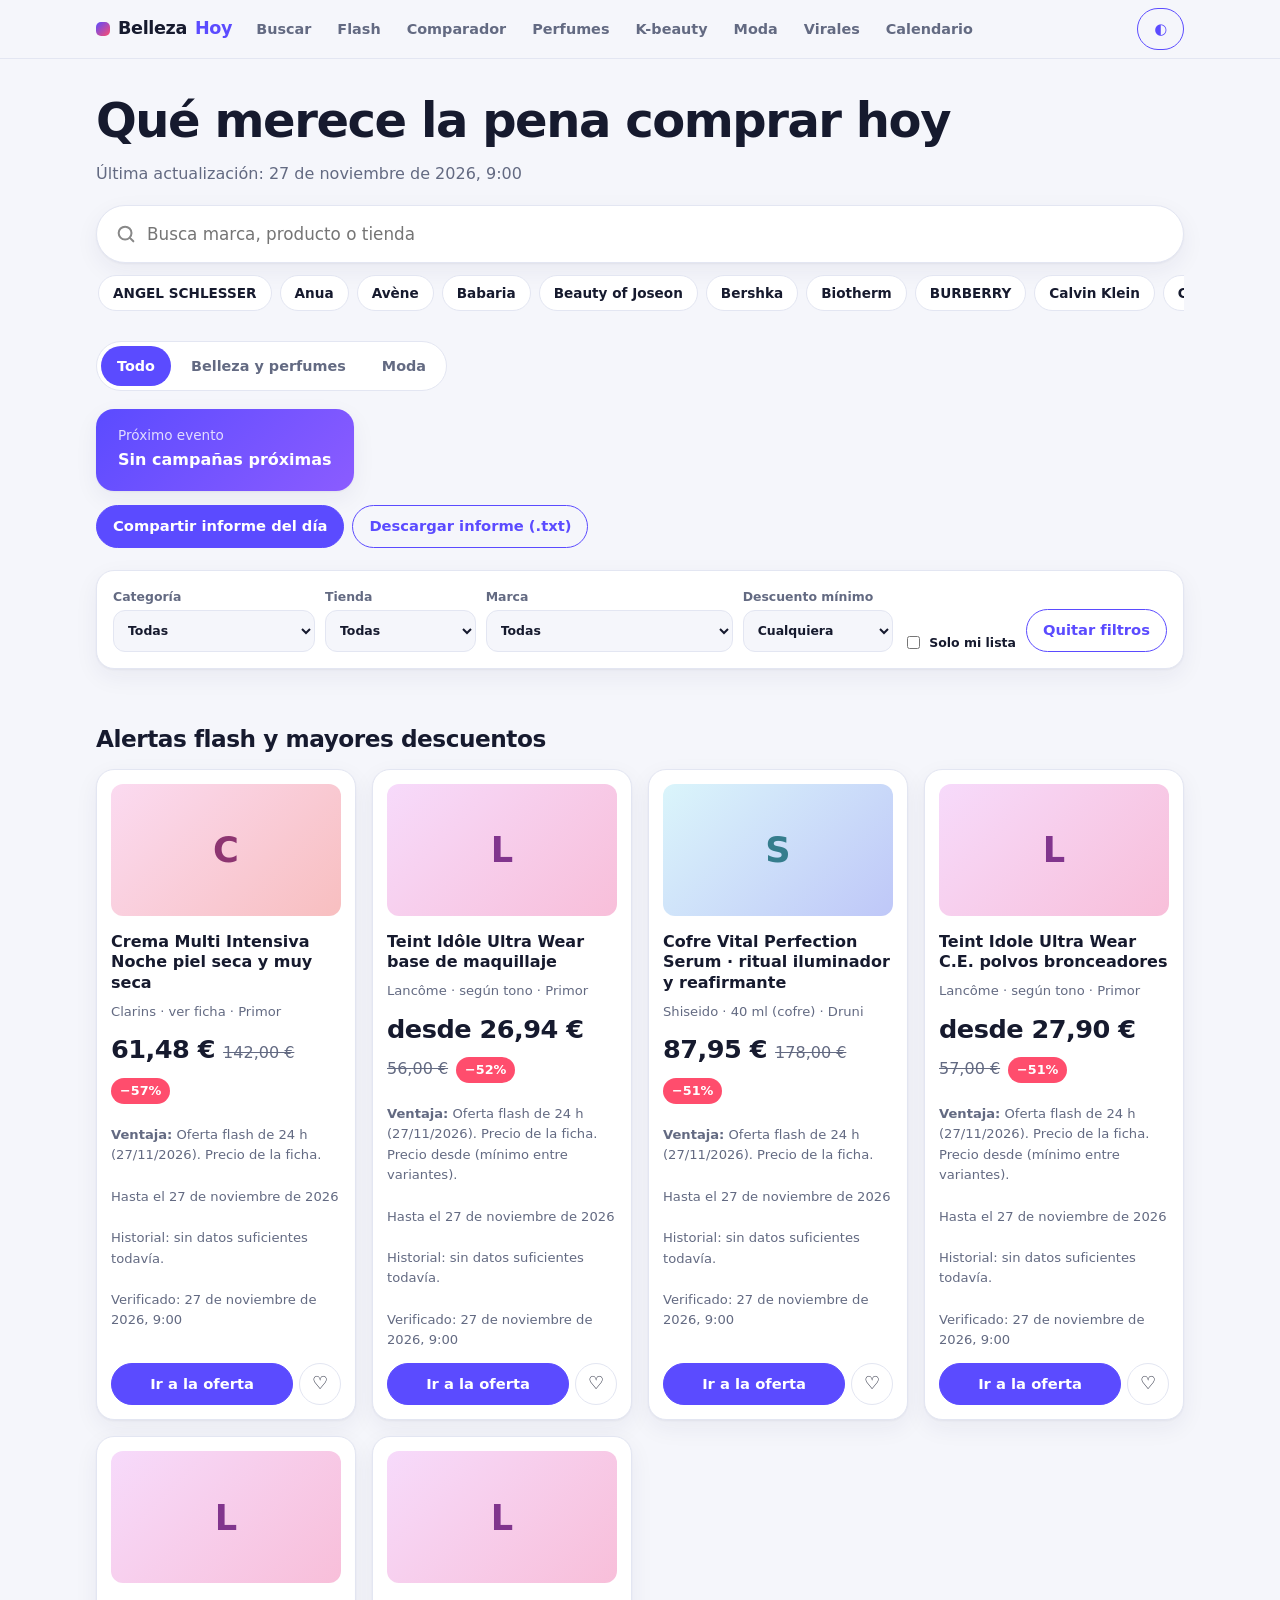
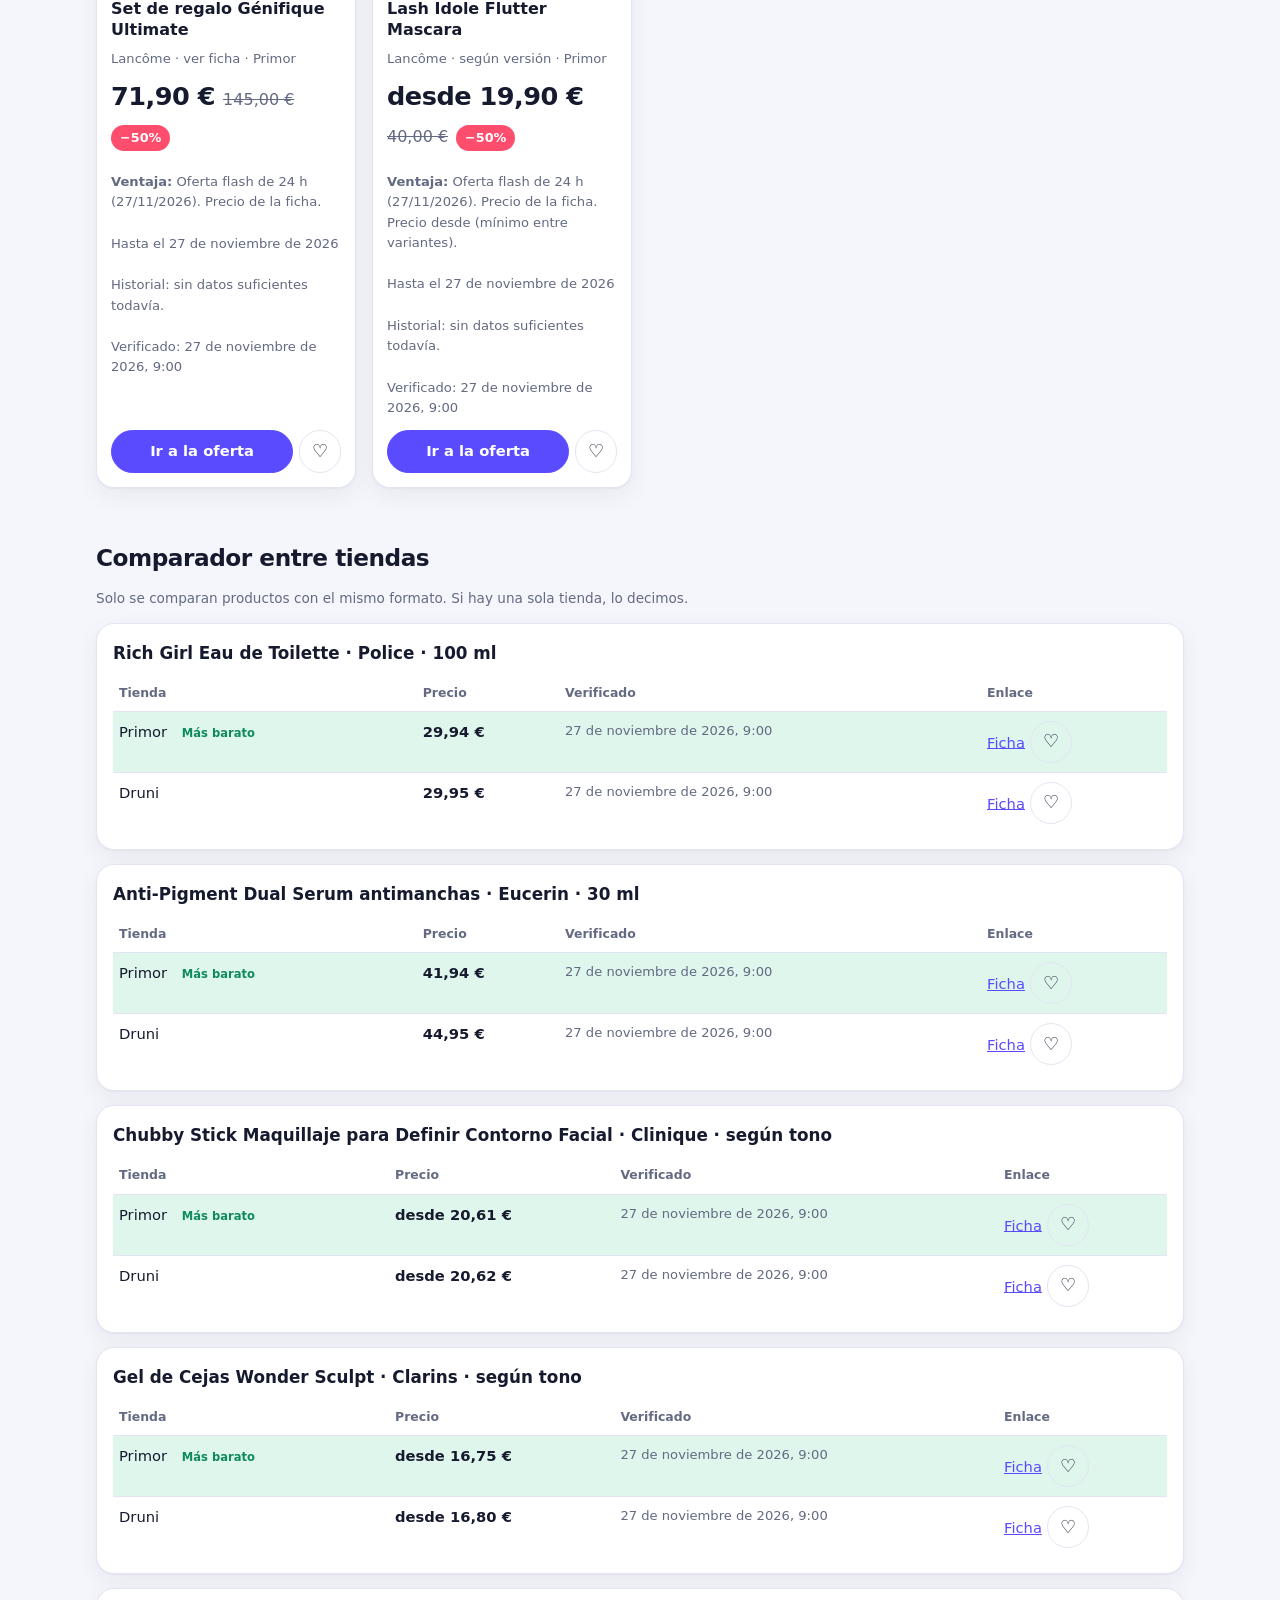
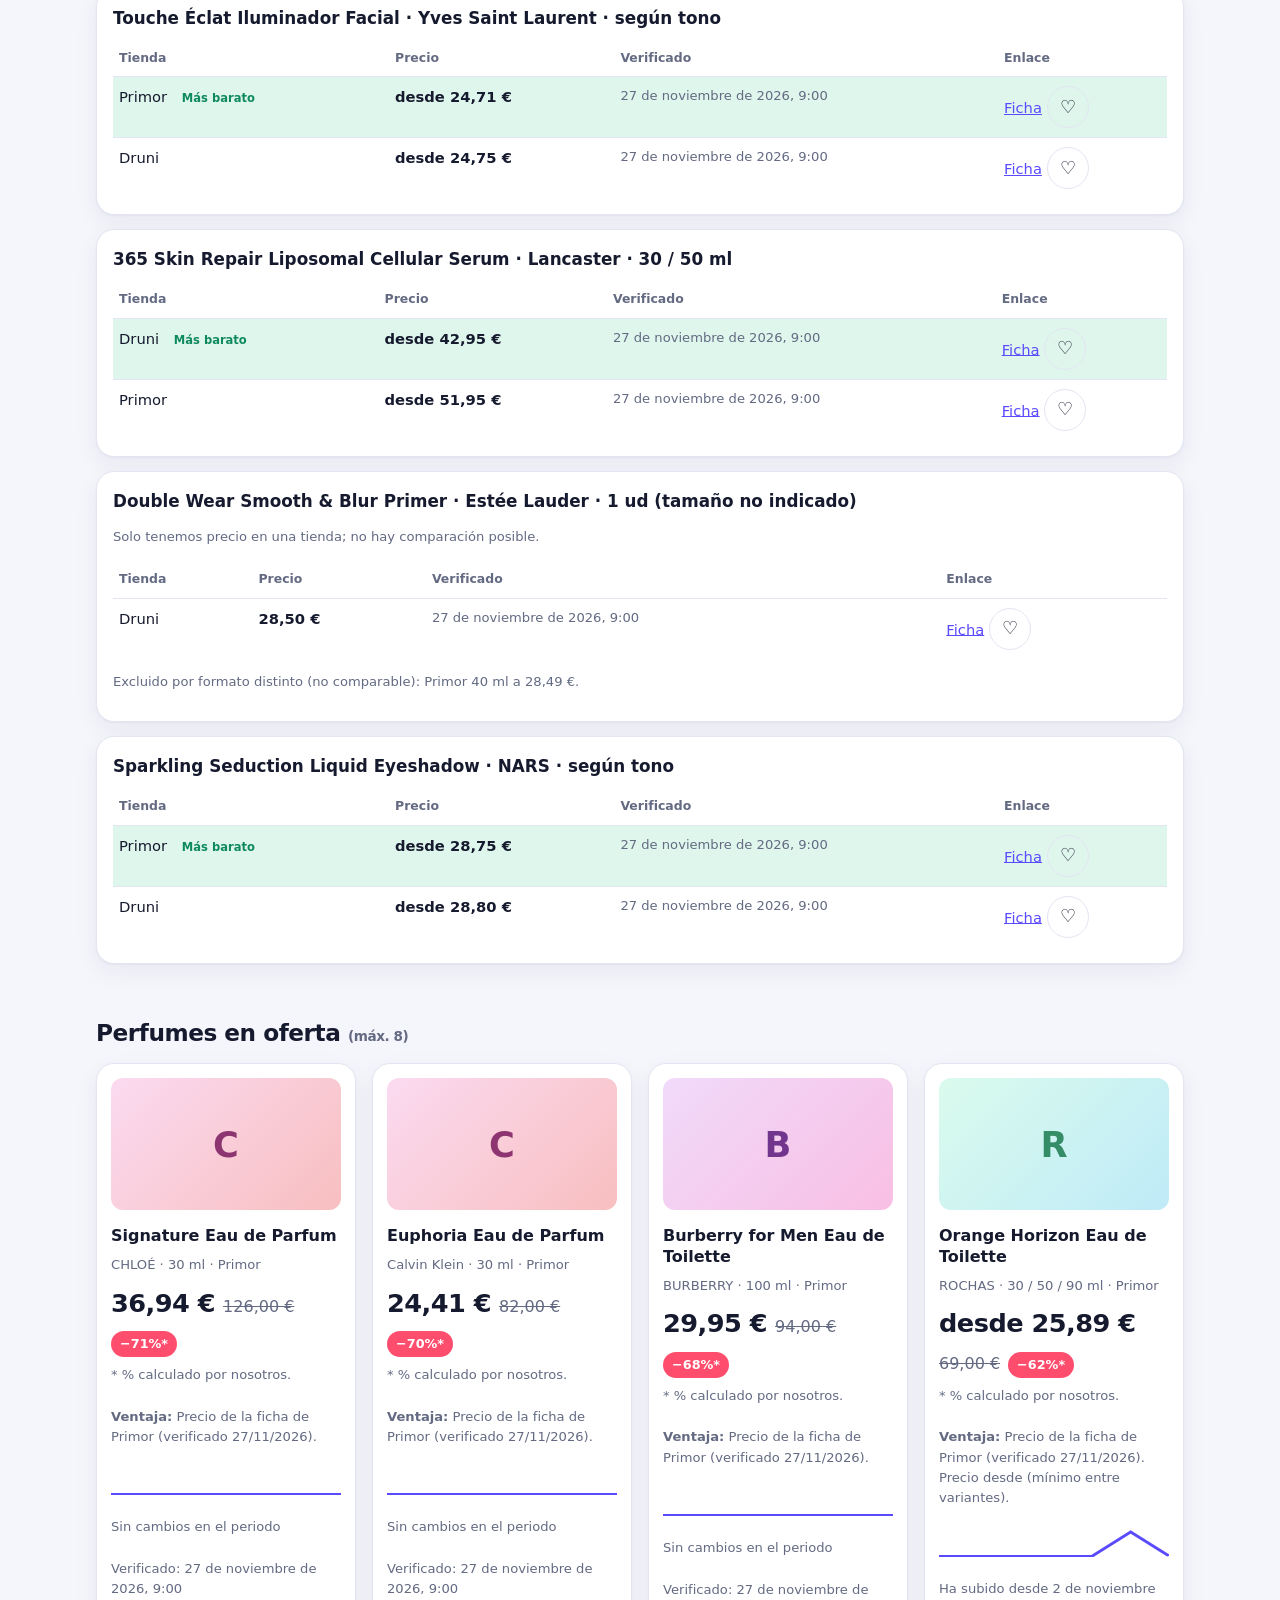
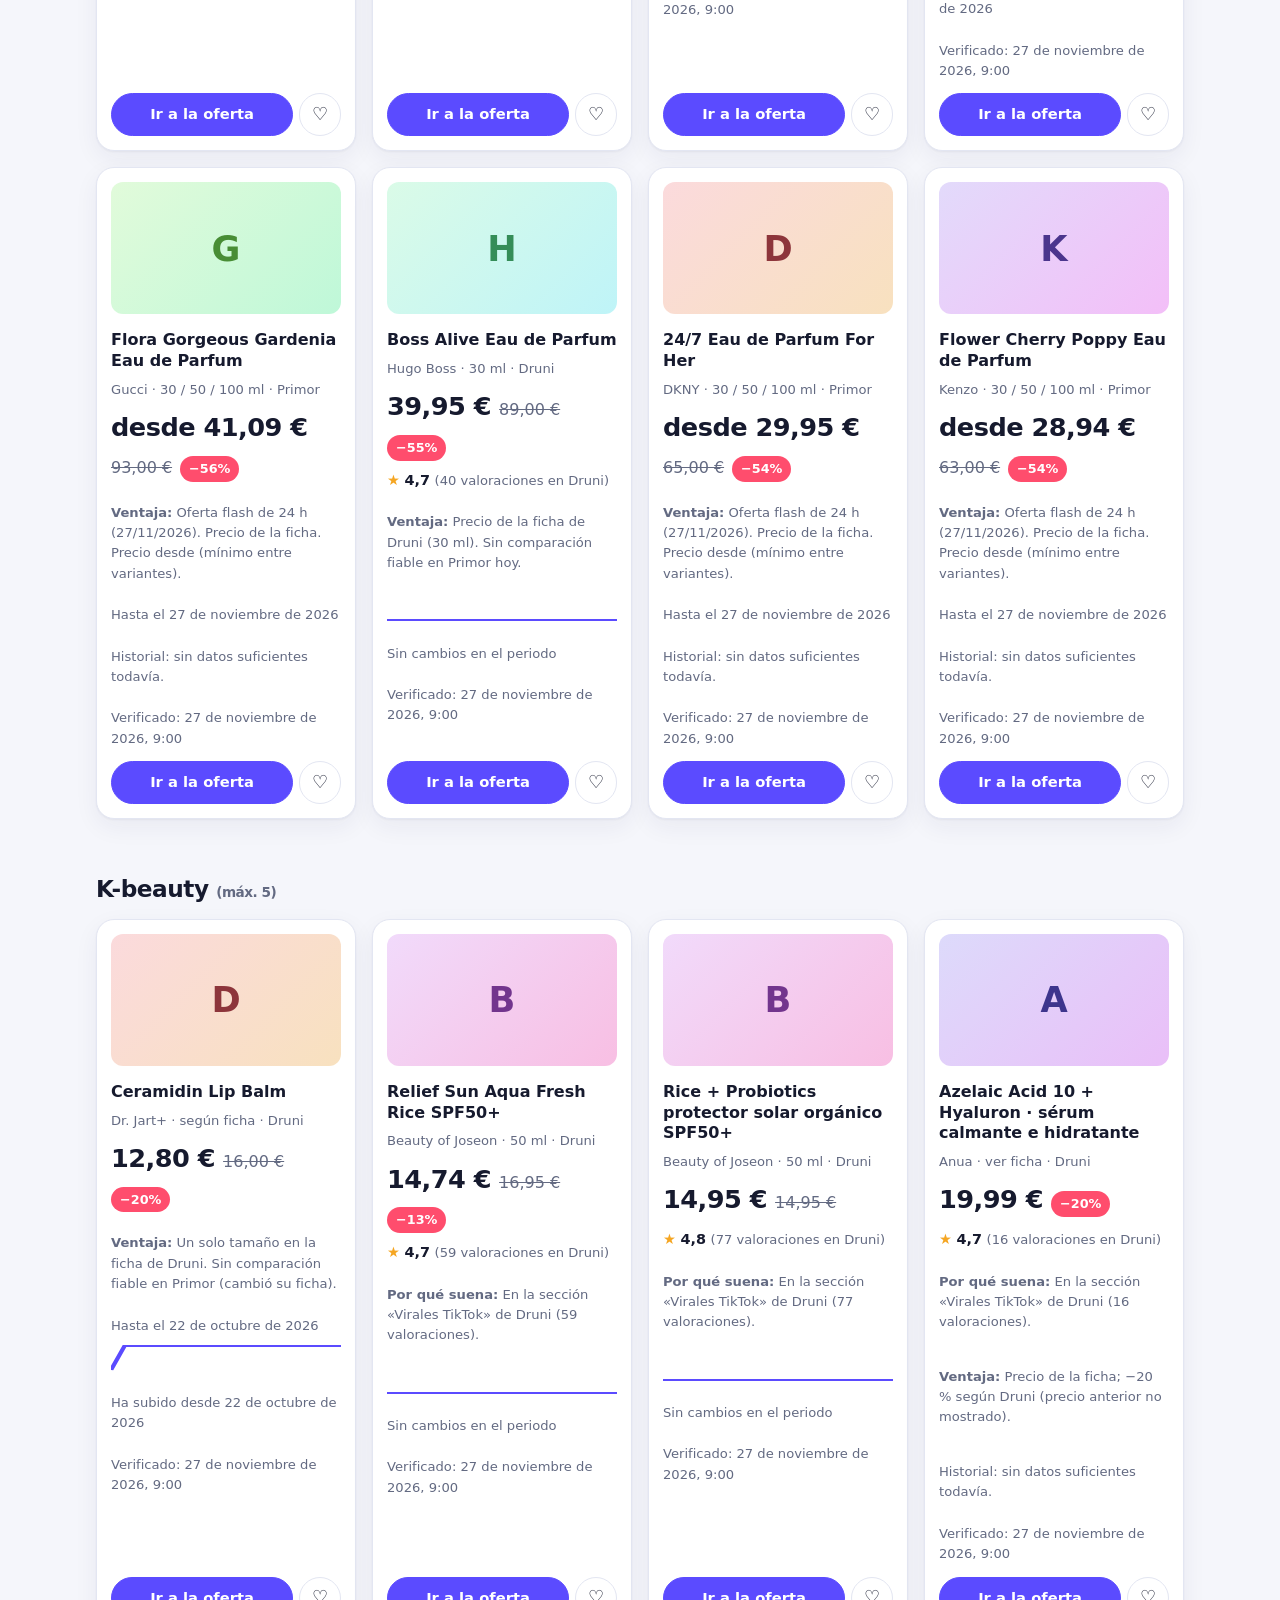
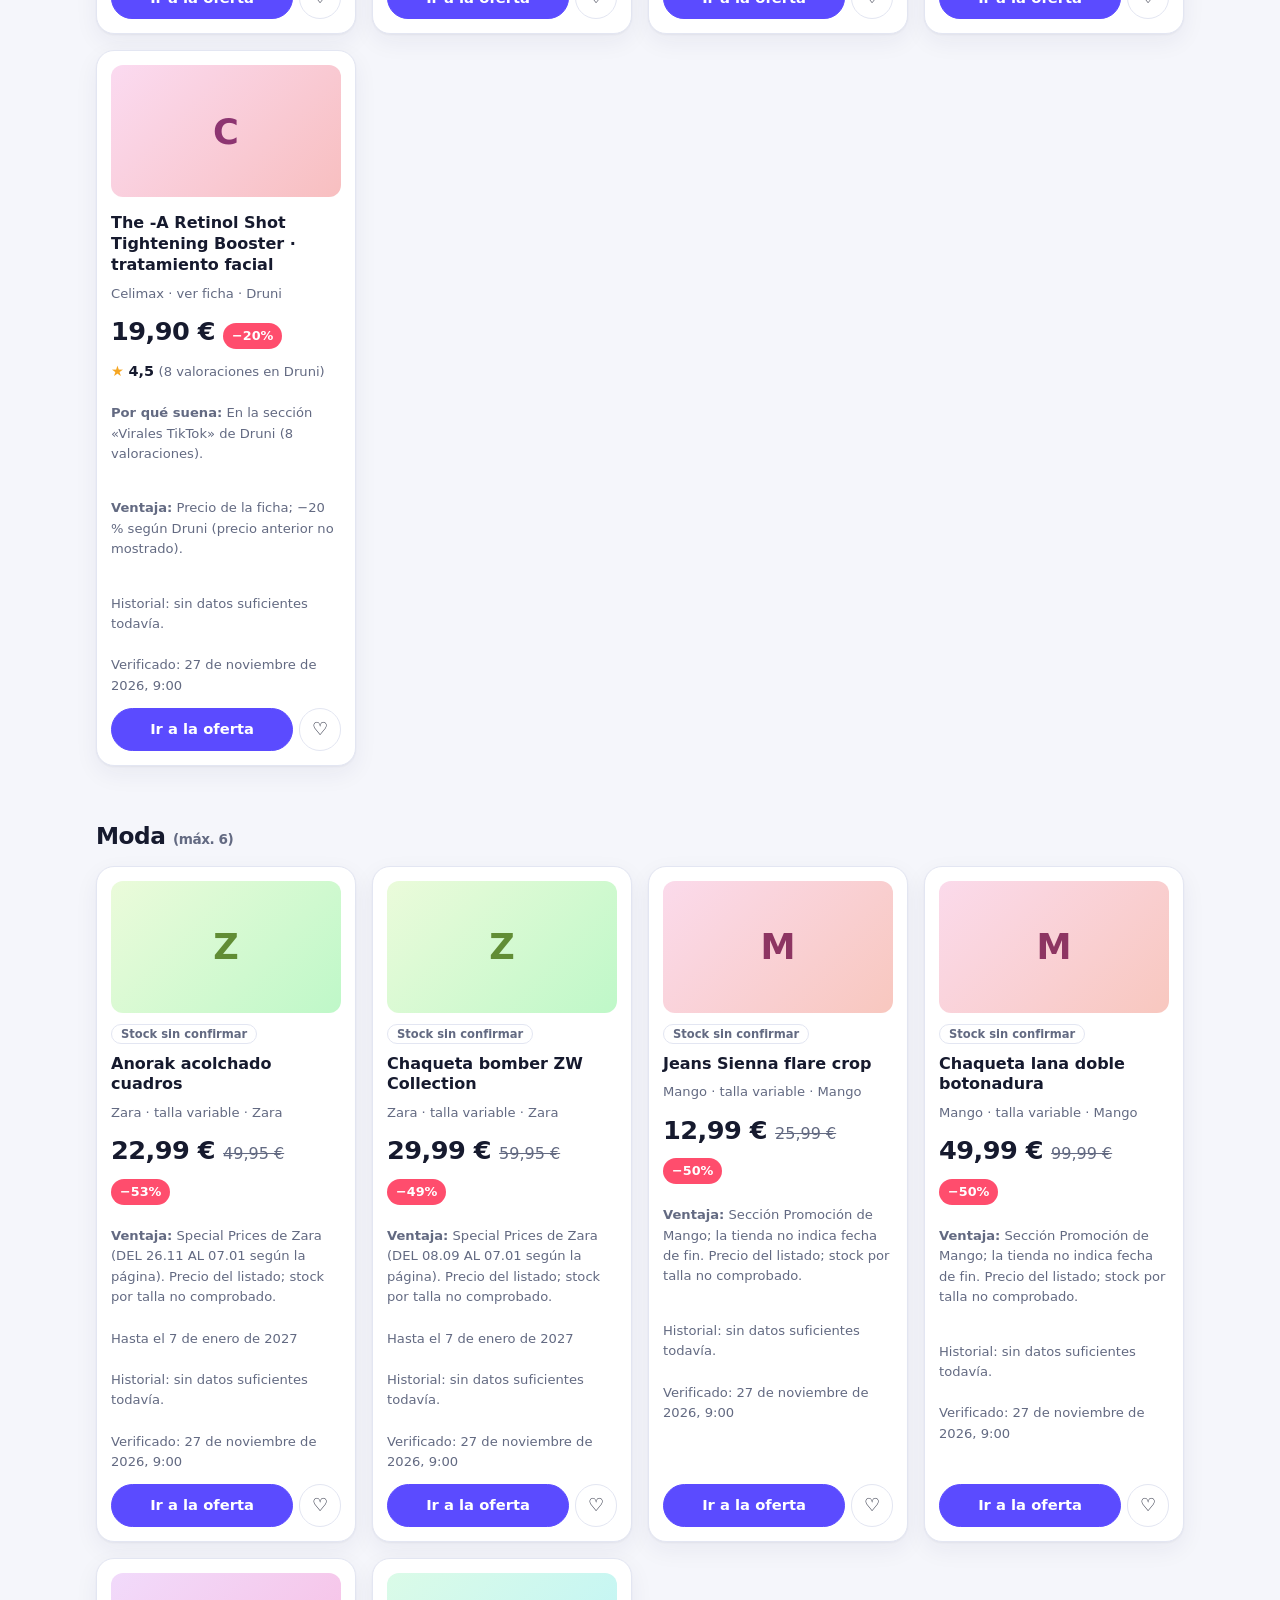
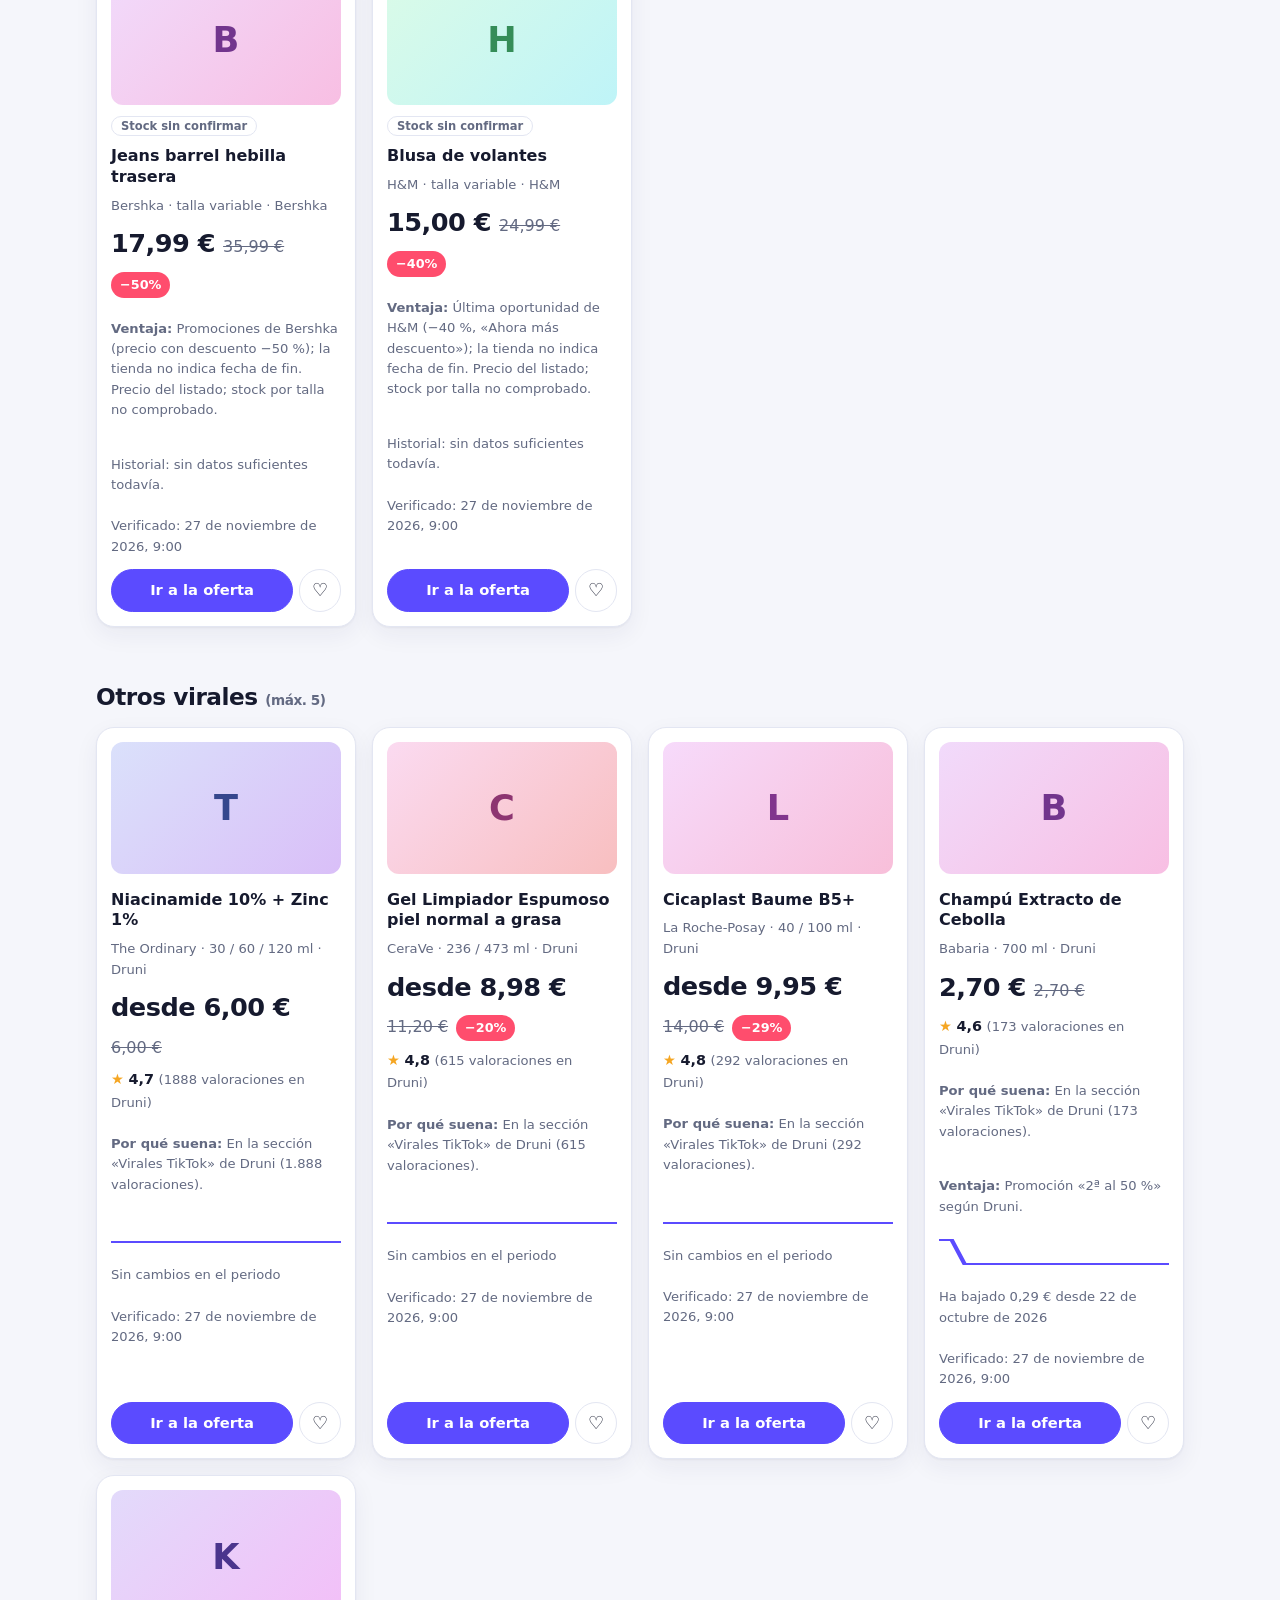
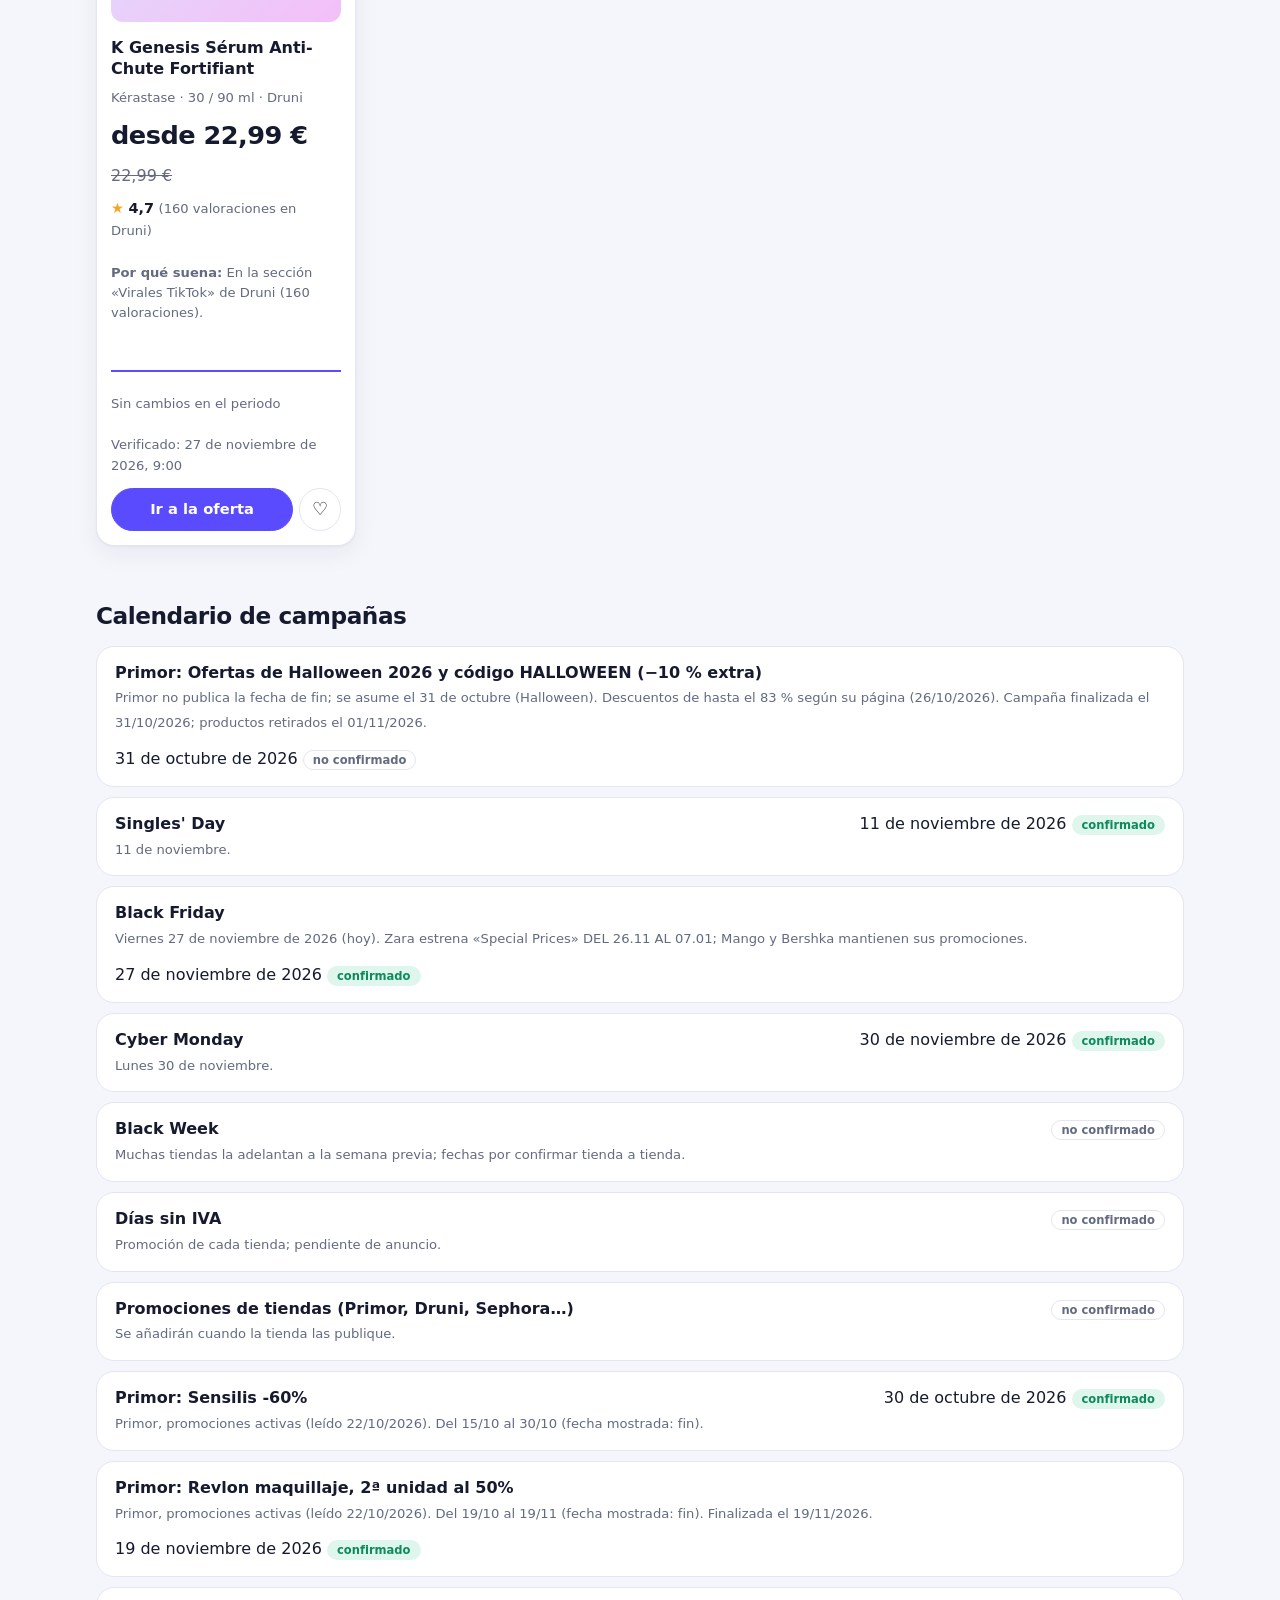
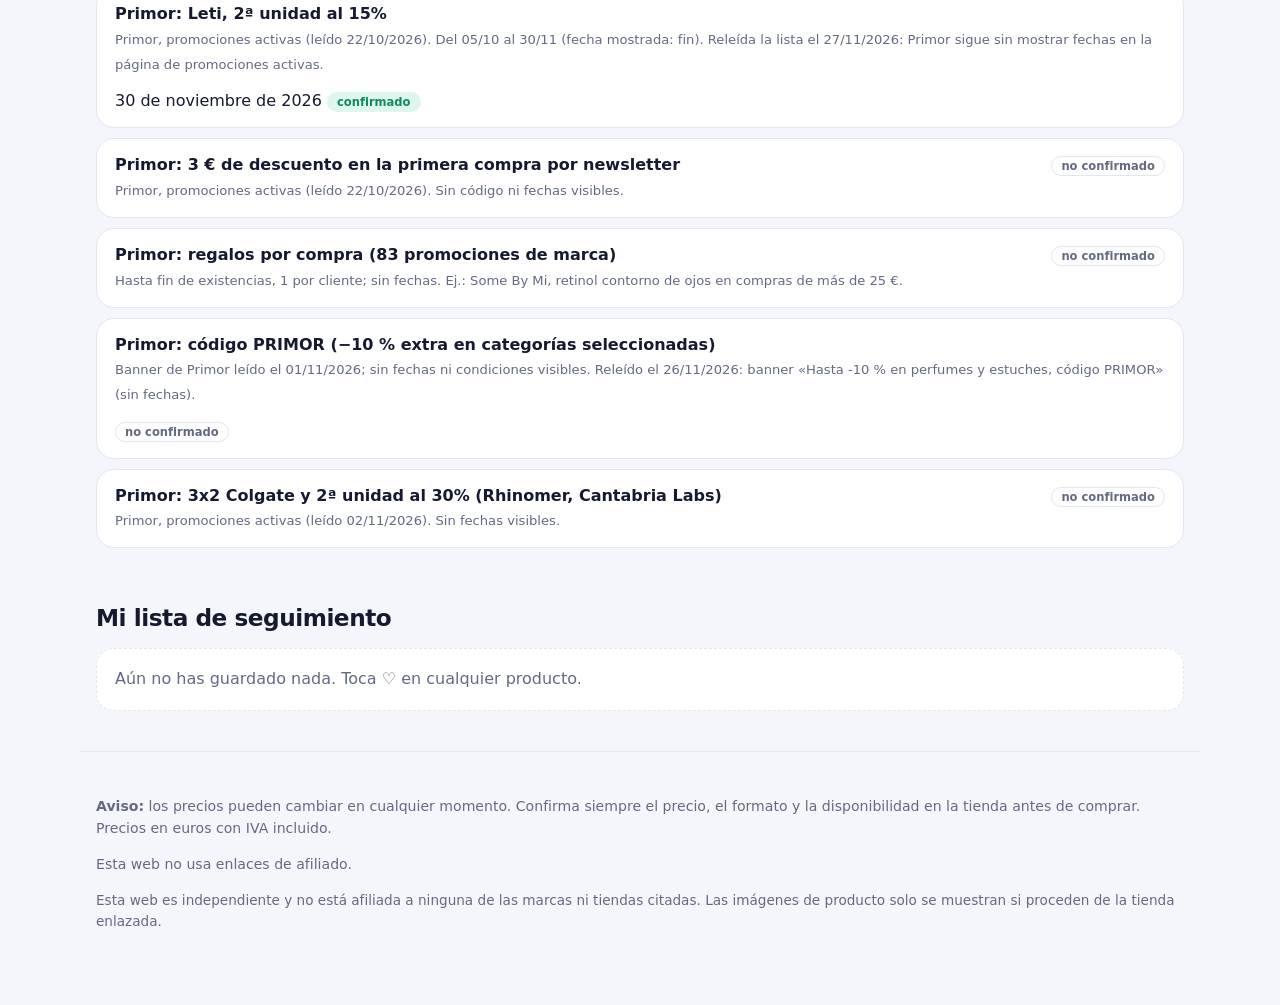
<file: index.html>
<!doctype html>
<html lang="es">
<head>
<meta charset="utf-8">
<meta name="viewport" content="width=device-width, initial-scale=1">
<title>Ofertas de belleza hoy · Comparador de precios</title>
<meta name="description" content="Comparador de precios y ofertas diarias de belleza, K-beauty y moda en España.">
<link rel="stylesheet" href="styles.css">
</head>
<body>
<a class="skip" href="#main">Saltar al contenido</a>

<header class="top">
  <div class="wrap top-row">
    <strong class="brand"><i aria-hidden="true"></i>Belleza<span>Hoy</span></strong>
    <nav aria-label="Secciones" class="nav">
      <a href="#main">Buscar</a><a href="#halloween" id="nav-hal" hidden>Halloween</a><a href="#flash">Flash</a><a href="#comparador">Comparador</a><a href="#perfumes">Perfumes</a><a href="#kbeauty">K-beauty</a>
      <a href="#moda">Moda</a><a href="#virales">Virales</a><a href="#calendario">Calendario</a>
    </nav>
    <button id="theme" class="btn ghost" type="button" aria-label="Cambiar modo claro u oscuro">◐</button>
  </div>
</header>

<main id="main" class="wrap">
  <div id="example-banner" class="notice warn" hidden>
    <strong>Datos de ejemplo.</strong> Todos los productos y precios de esta versión son ficticios y llevan la etiqueta «EJEMPLO». No los uses para comprar.
  </div>

  <div id="campana" class="campana" hidden></div>

  <section class="hero" aria-labelledby="h-hero">
    <h1 id="h-hero">Qué merece la pena comprar hoy</h1>
    <p class="muted" id="updated">Cargando…</p>
    <div class="search" role="search">
      <label class="sr-only" for="q">Buscar marca, producto o tienda</label>
      <input id="q" type="search" autocomplete="off" placeholder="Busca marca, producto o tienda">
      <div id="chips" class="chips" aria-label="Marcas disponibles"></div>
      <p id="q-count" class="muted small" aria-live="polite"></p>
    </div>
    <div class="seg" role="group" aria-label="Mostrar">
      <button type="button" class="segbtn" data-g="todo" aria-pressed="true">Todo</button>
      <button type="button" class="segbtn" data-g="belleza" aria-pressed="false">Belleza y perfumes</button>
      <button type="button" class="segbtn" data-g="moda" aria-pressed="false">Moda</button>
    </div>
    <div class="hero-grid">
      <div class="countdown" aria-live="polite">
        <span class="muted small">Próximo evento</span>
        <strong id="cd-name">—</strong>
        <span id="cd-time" class="cd-time">—</span>
      </div>
      <div id="key-day" class="notice" hidden></div>
    </div>
    <div class="actions">
      <button id="share" class="btn" type="button">Compartir informe del día</button>
      <button id="dl-report" class="btn ghost" type="button">Descargar informe (.txt)</button>
      <a class="btn ghost" id="admin-link" href="admin.html" hidden>Panel de datos</a>
    </div>
  </section>

  <section class="filters" aria-label="Filtros">
    <label>Categoría<select id="f-cat"><option value="">Todas</option></select></label>
    <label>Tienda<select id="f-store"><option value="">Todas</option></select></label>
    <label>Marca<select id="f-brand"><option value="">Todas</option></select></label>
    <label>Descuento mínimo<select id="f-pct">
      <option value="0">Cualquiera</option><option value="10">≥ 10 %</option><option value="20">≥ 20 %</option>
      <option value="30">≥ 30 %</option><option value="50">≥ 50 %</option></select></label>
    <label class="check"><input type="checkbox" id="f-watch"> Solo mi lista</label>
    <button id="f-reset" class="btn ghost" type="button">Quitar filtros</button>
  </section>

  <section id="results" aria-labelledby="h-res" hidden>
    <h2 id="h-res">Resultados <span class="muted small" id="res-n"></span></h2>
    <div id="res-out"></div>
  </section>

  <section id="halloween" aria-labelledby="h-hal" hidden>
    <h2 id="h-hal">🎃 Ofertas de Halloween en Primor <span class="muted small">(máx. 8)</span></h2>
    <div id="hal-out"></div>
  </section>

  <section id="flash" aria-labelledby="h-flash">
    <h2 id="h-flash">Alertas flash y mayores descuentos</h2>
    <div id="flash-out"></div>
  </section>

  <section id="comparador" aria-labelledby="h-cmp">
    <h2 id="h-cmp">Comparador entre tiendas</h2>
    <p class="muted small">Solo se comparan productos con el mismo formato. Si hay una sola tienda, lo decimos.</p>
    <div id="cmp-out"></div>
  </section>

  <section id="perfumes" aria-labelledby="h-perf">
    <h2 id="h-perf">Perfumes en oferta <span class="muted small">(máx. 8)</span></h2>
    <div id="perf-out"></div>
  </section>

  <section id="kbeauty" aria-labelledby="h-kb">
    <h2 id="h-kb">K-beauty <span class="muted small">(máx. 5)</span></h2>
    <div id="kb-out"></div>
  </section>

  <section id="moda" aria-labelledby="h-moda">
    <h2 id="h-moda">Moda <span class="muted small">(máx. 6)</span></h2>
    <div id="moda-out"></div>
  </section>

  <section id="virales" aria-labelledby="h-vir">
    <h2 id="h-vir">Otros virales <span class="muted small">(máx. 5)</span></h2>
    <div id="vir-out"></div>
  </section>

  <section id="calendario" aria-labelledby="h-cal">
    <h2 id="h-cal">Calendario de campañas</h2>
    <ul id="cal-out" class="cal"></ul>
  </section>

  <section id="watchlist" aria-labelledby="h-wl">
    <h2 id="h-wl">Mi lista de seguimiento</h2>
    <div id="wl-out"></div>
  </section>
</main>

<footer class="wrap foot">
  <p><strong>Aviso:</strong> los precios pueden cambiar en cualquier momento. Confirma siempre el precio, el formato y la disponibilidad en la tienda antes de comprar. Precios en euros con IVA incluido.</p>
  <p id="aff-note">Esta web no usa enlaces de afiliado.</p>
  <p class="muted small">Esta web es independiente y no está afiliada a ninguna de las marcas ni tiendas citadas. Las imágenes de producto solo se muestran si proceden de la tienda enlazada.</p>
</footer>

<div id="toast" role="status" aria-live="polite" class="toast" hidden></div>
<script src="app.js"></script>
</body>
</html>
</file>
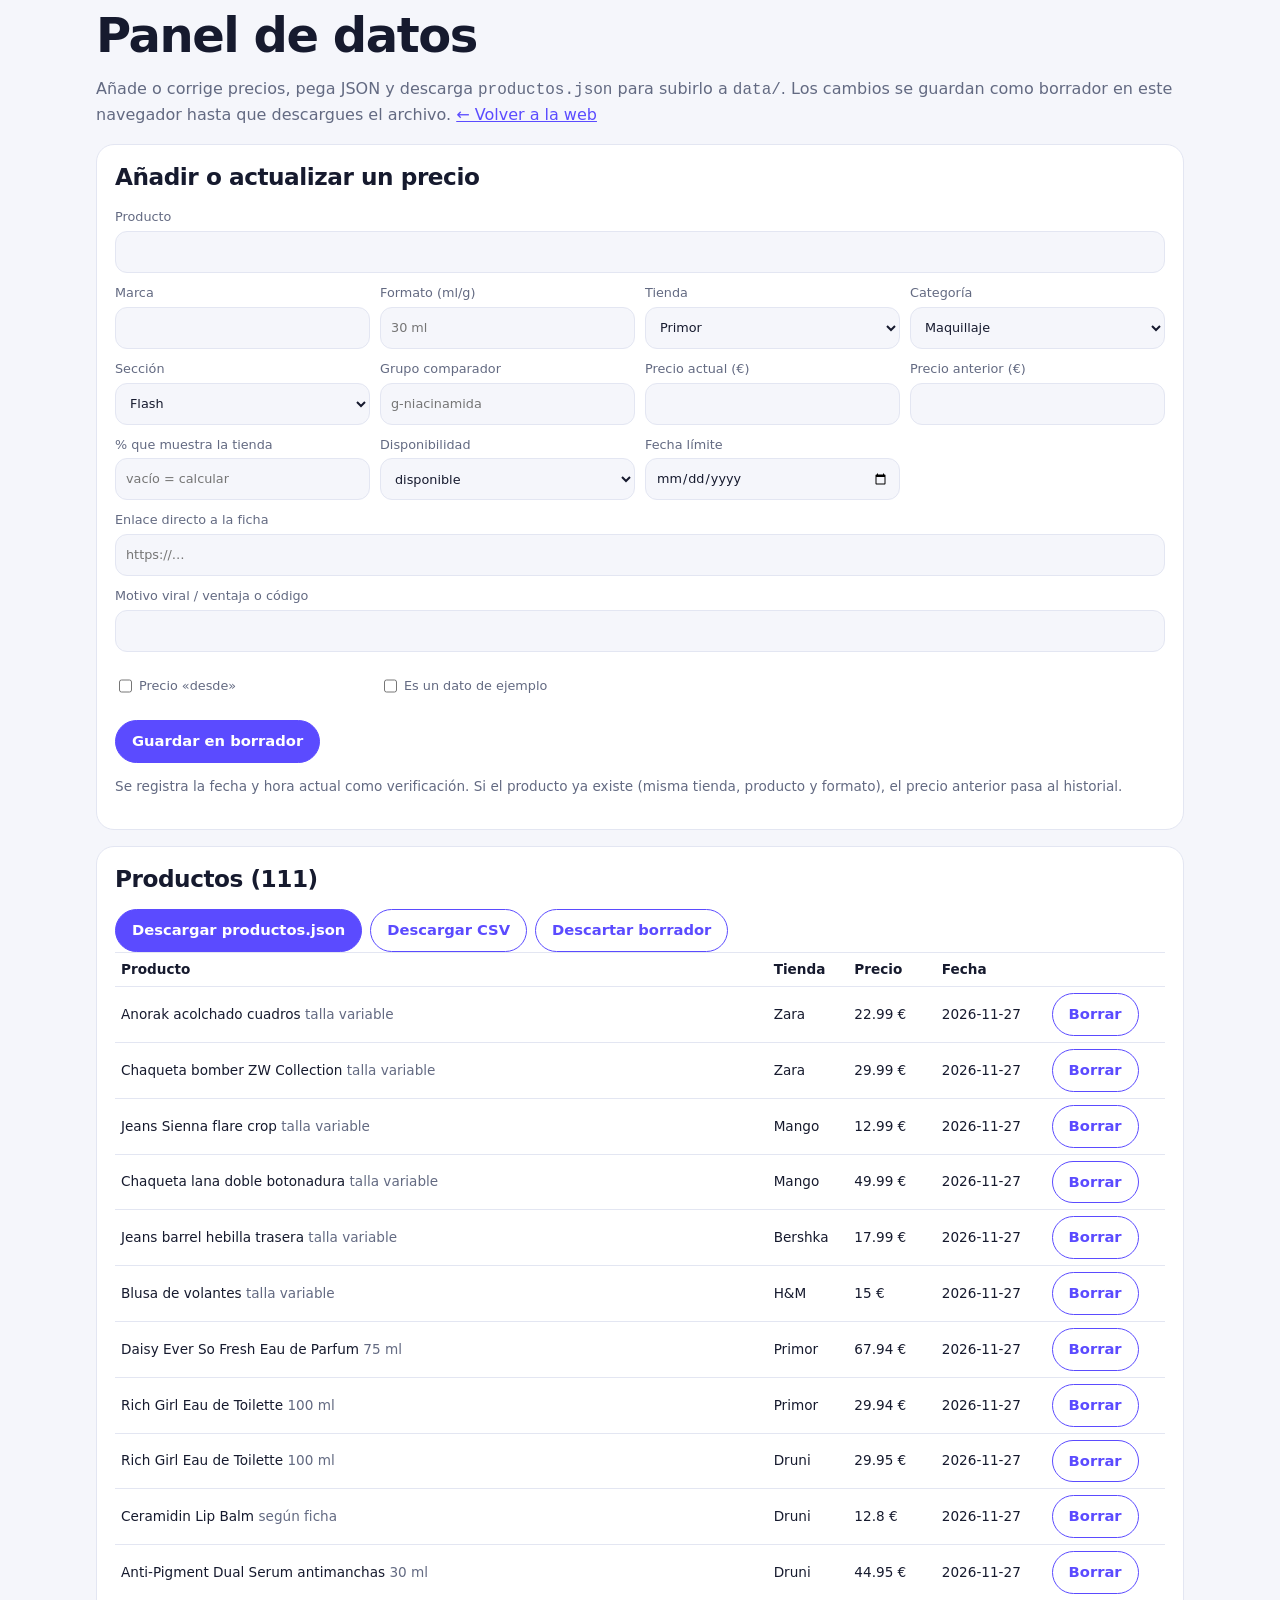
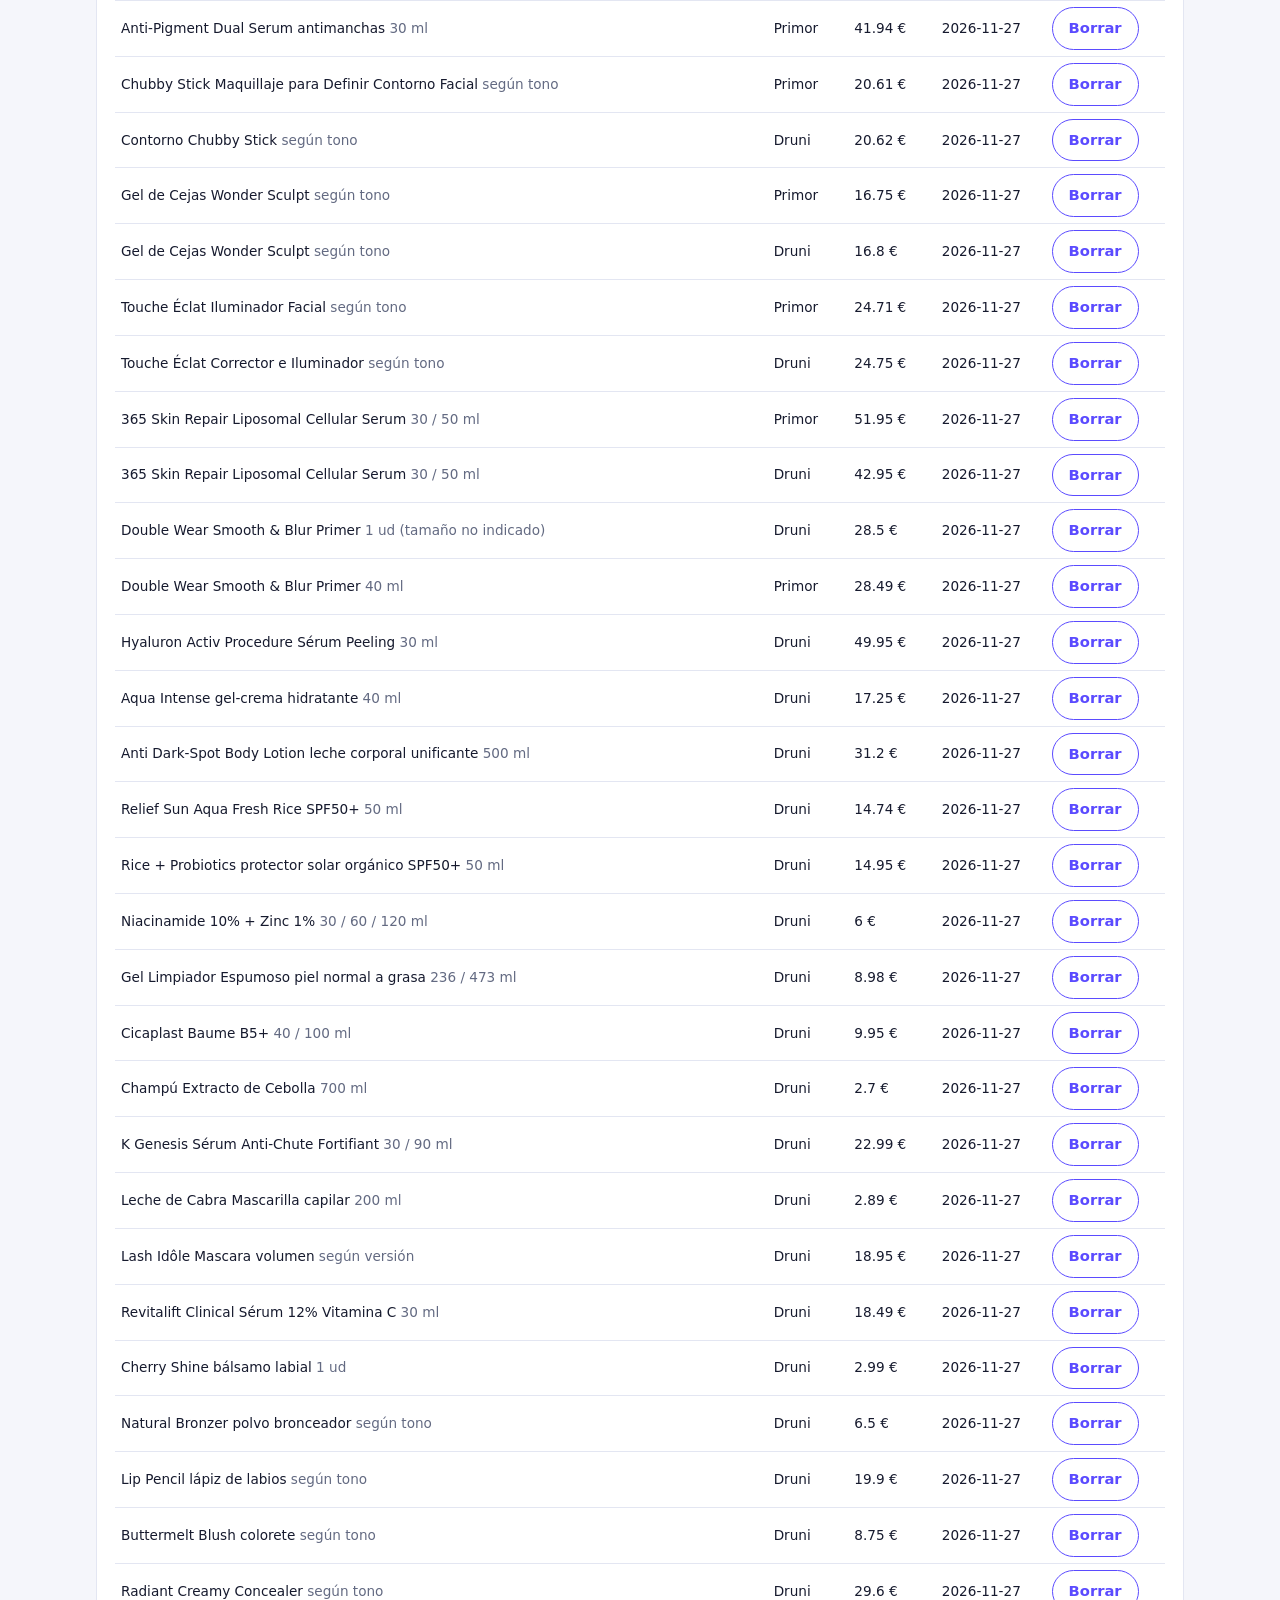
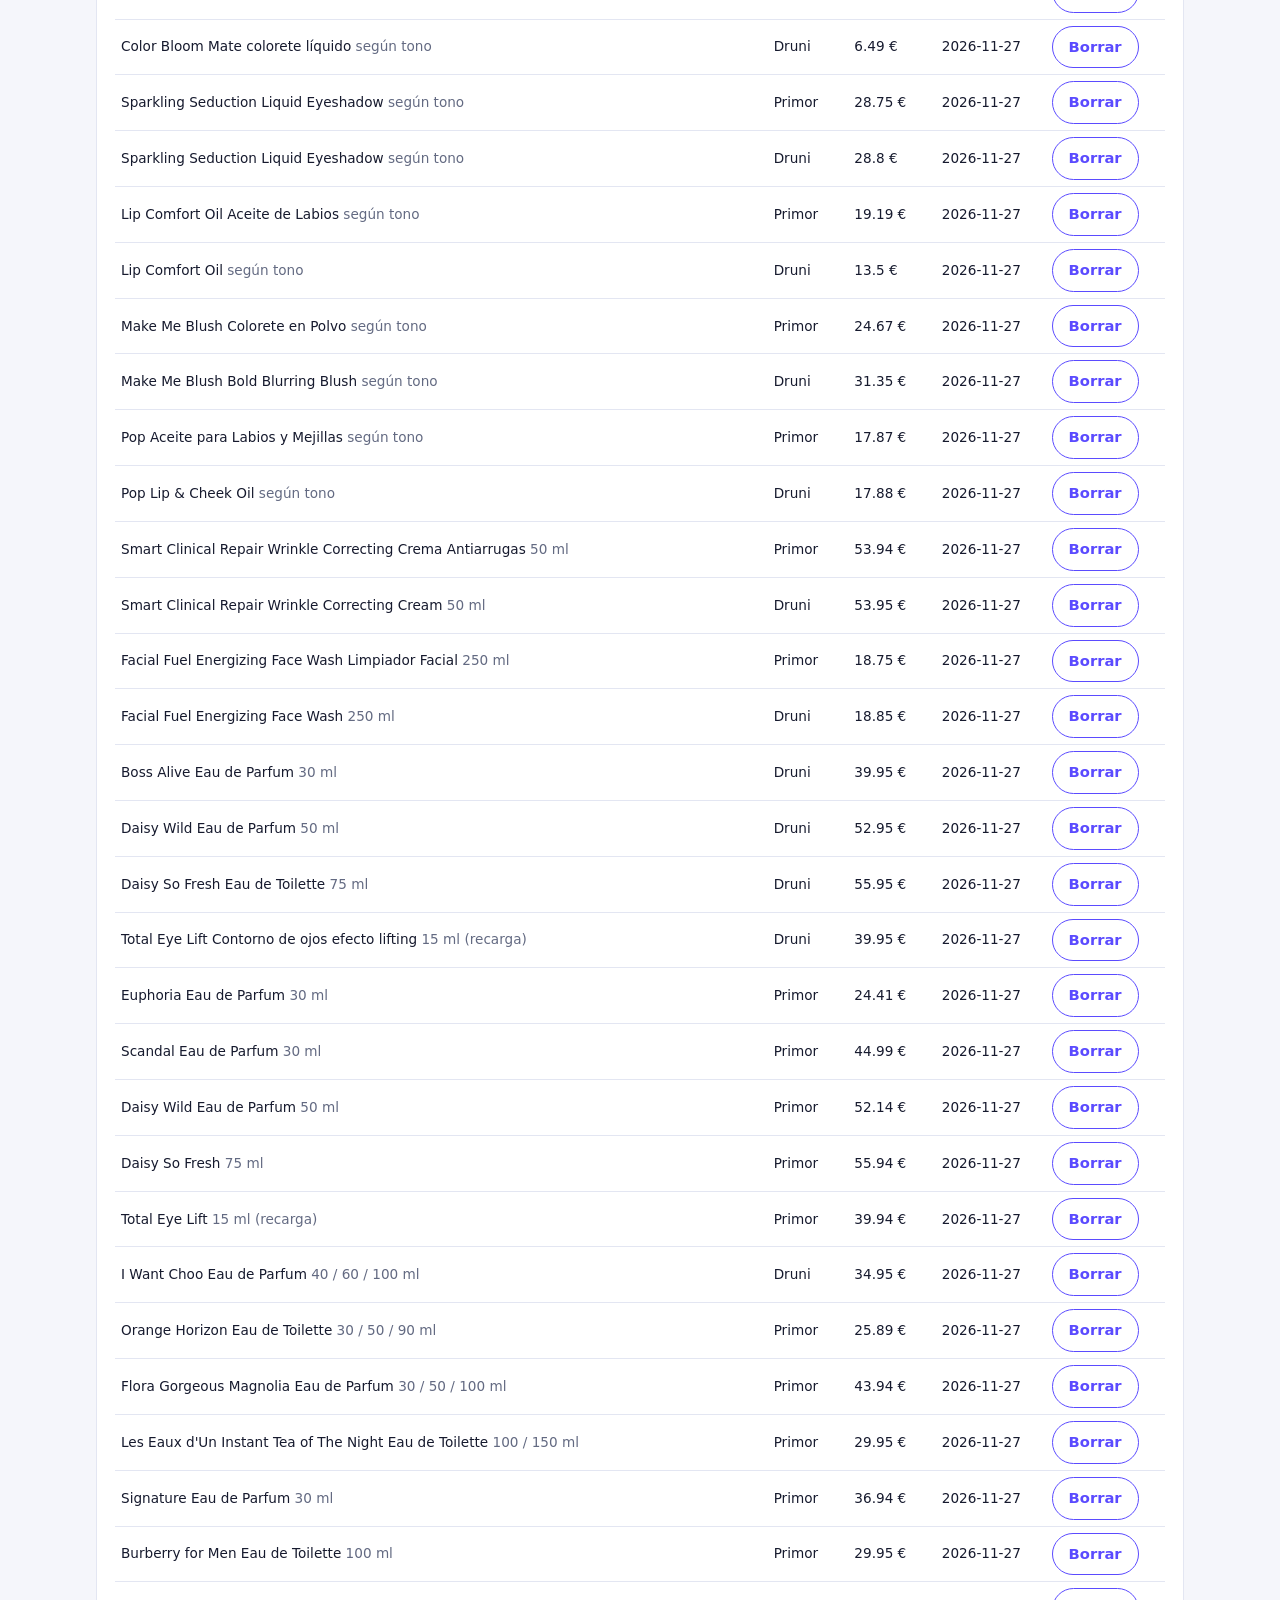
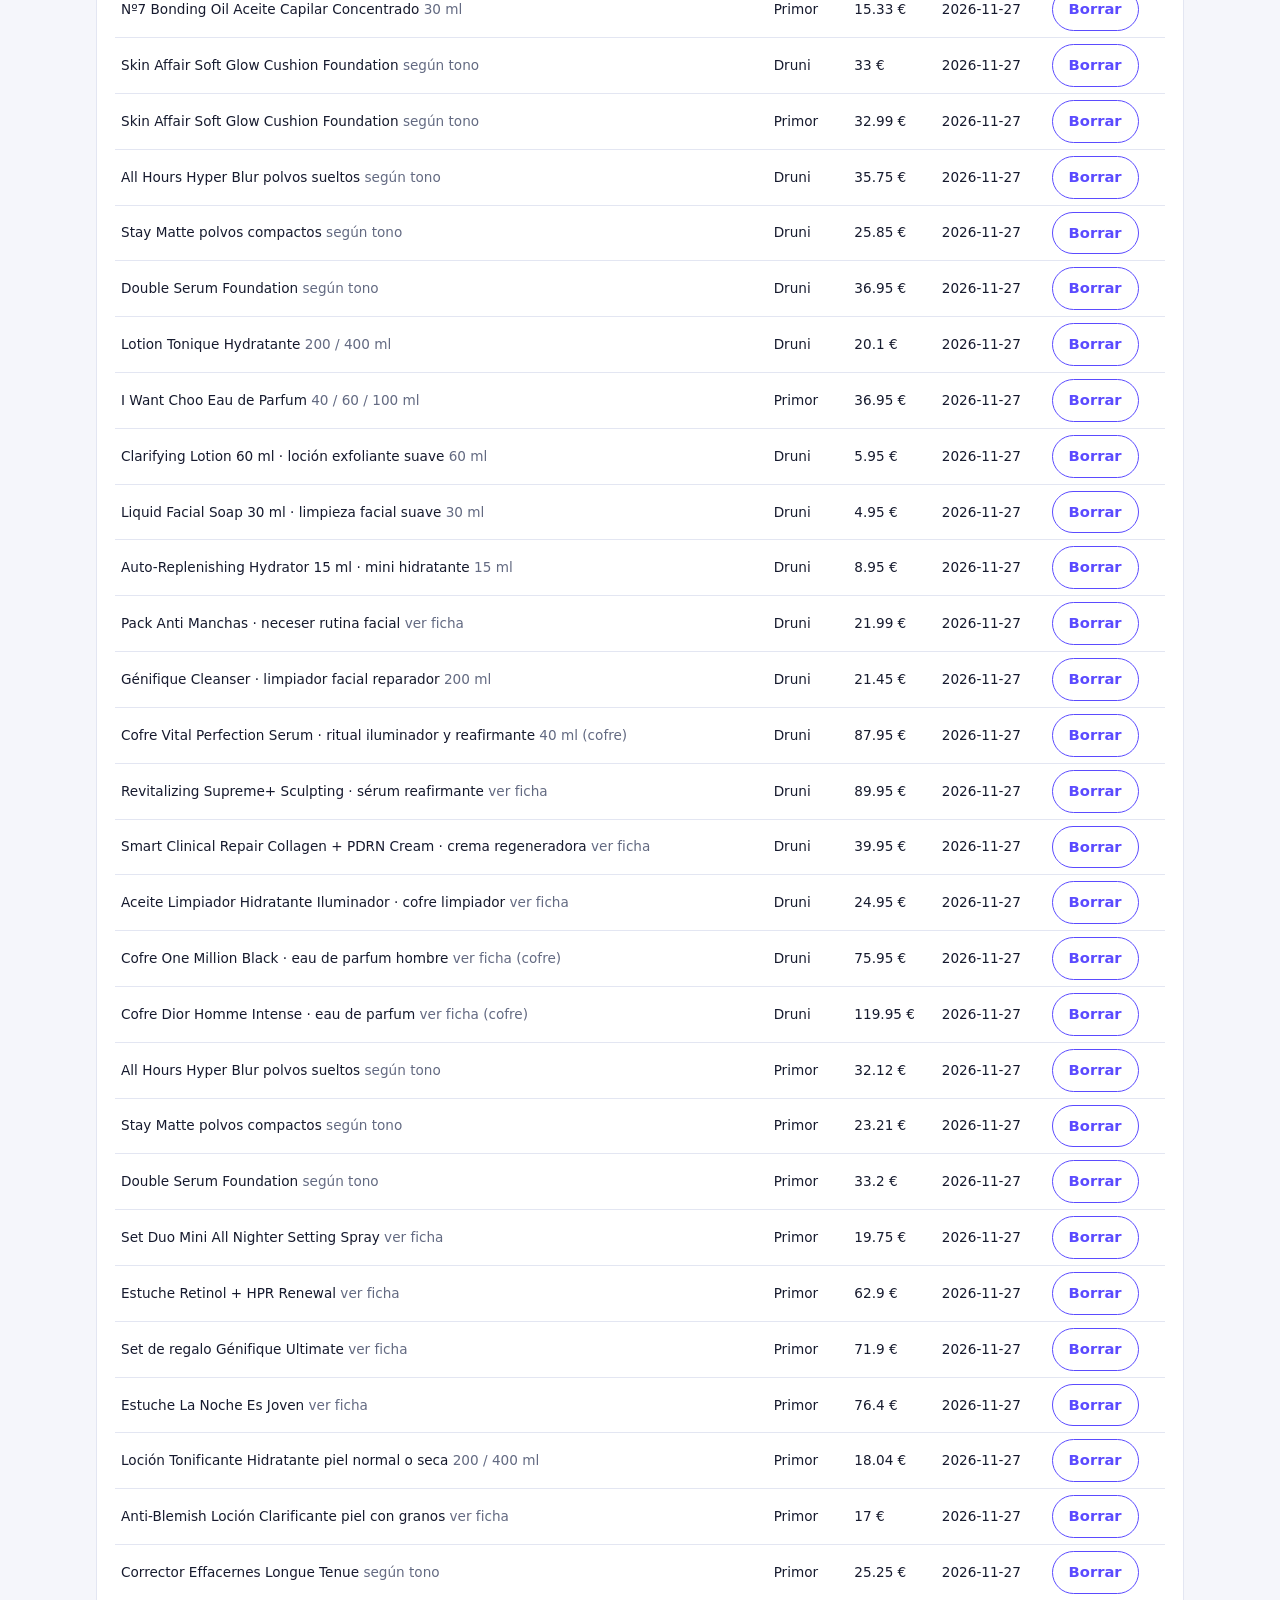
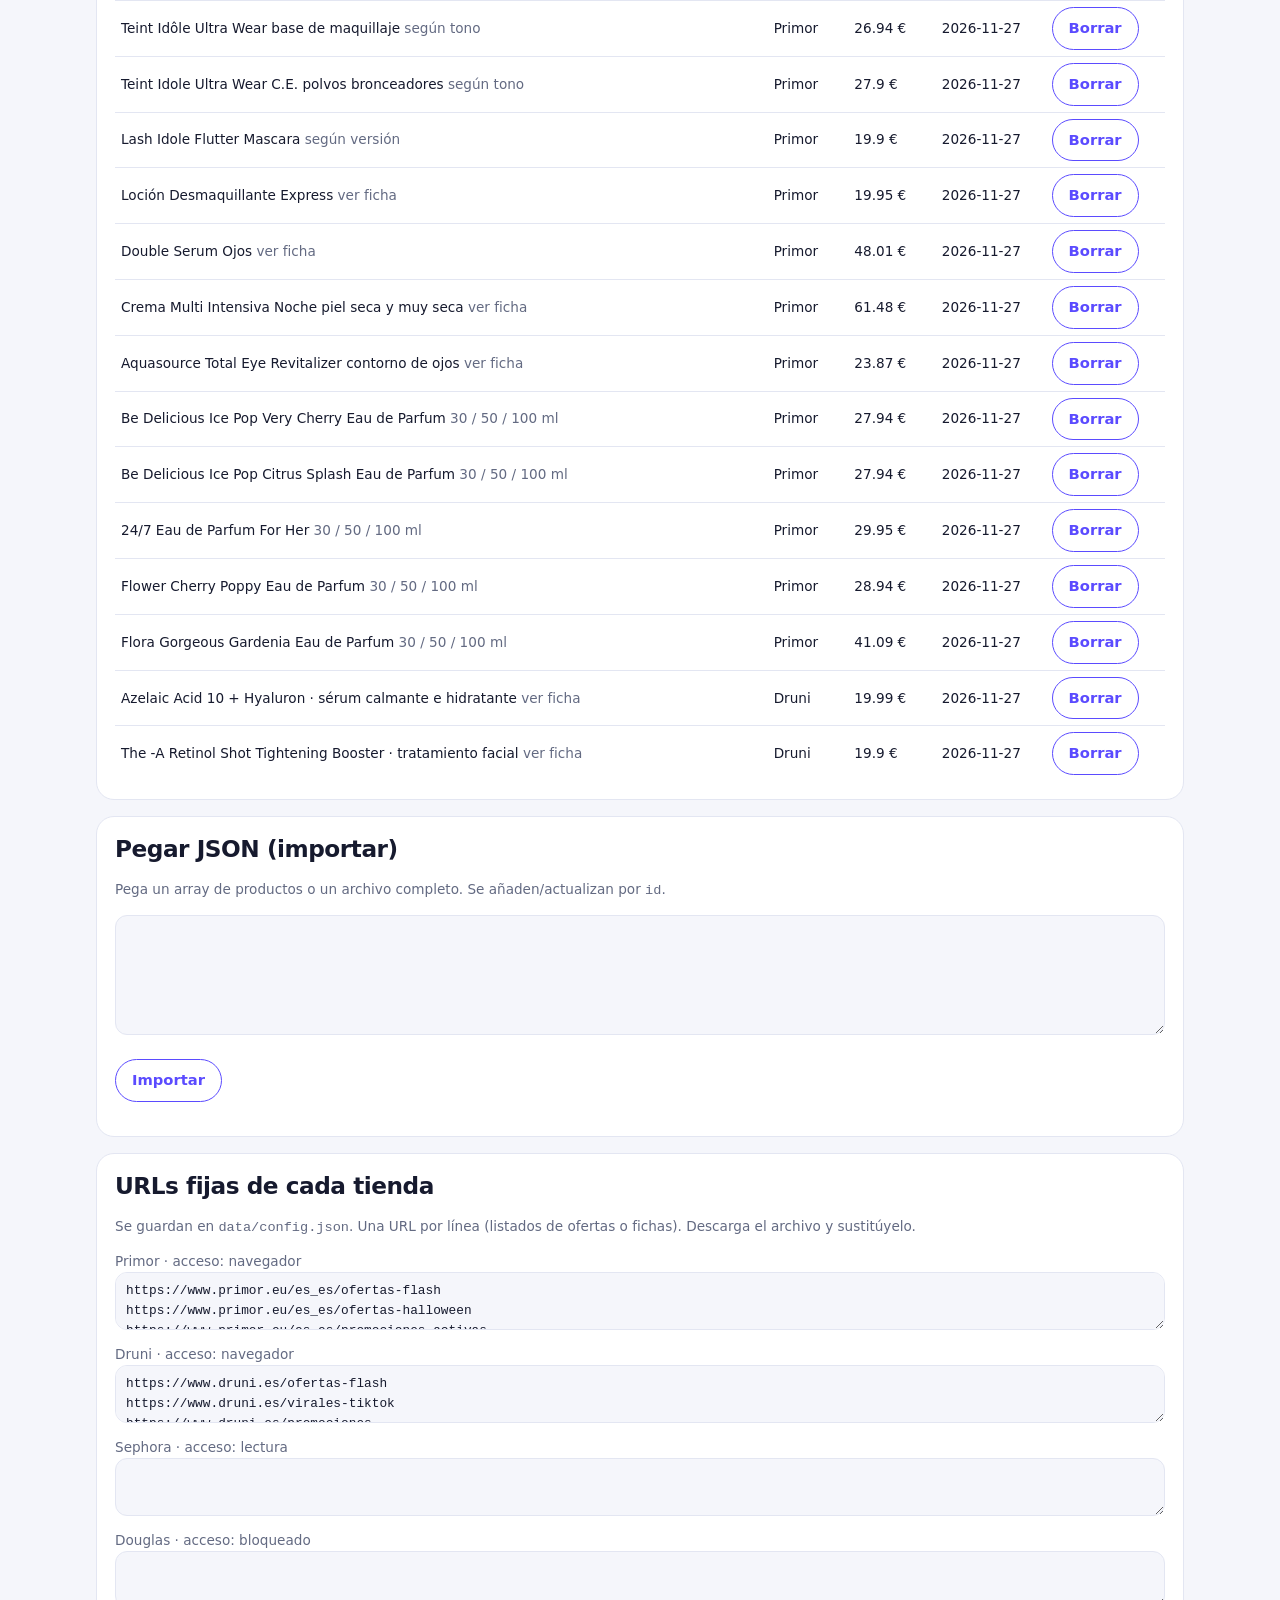
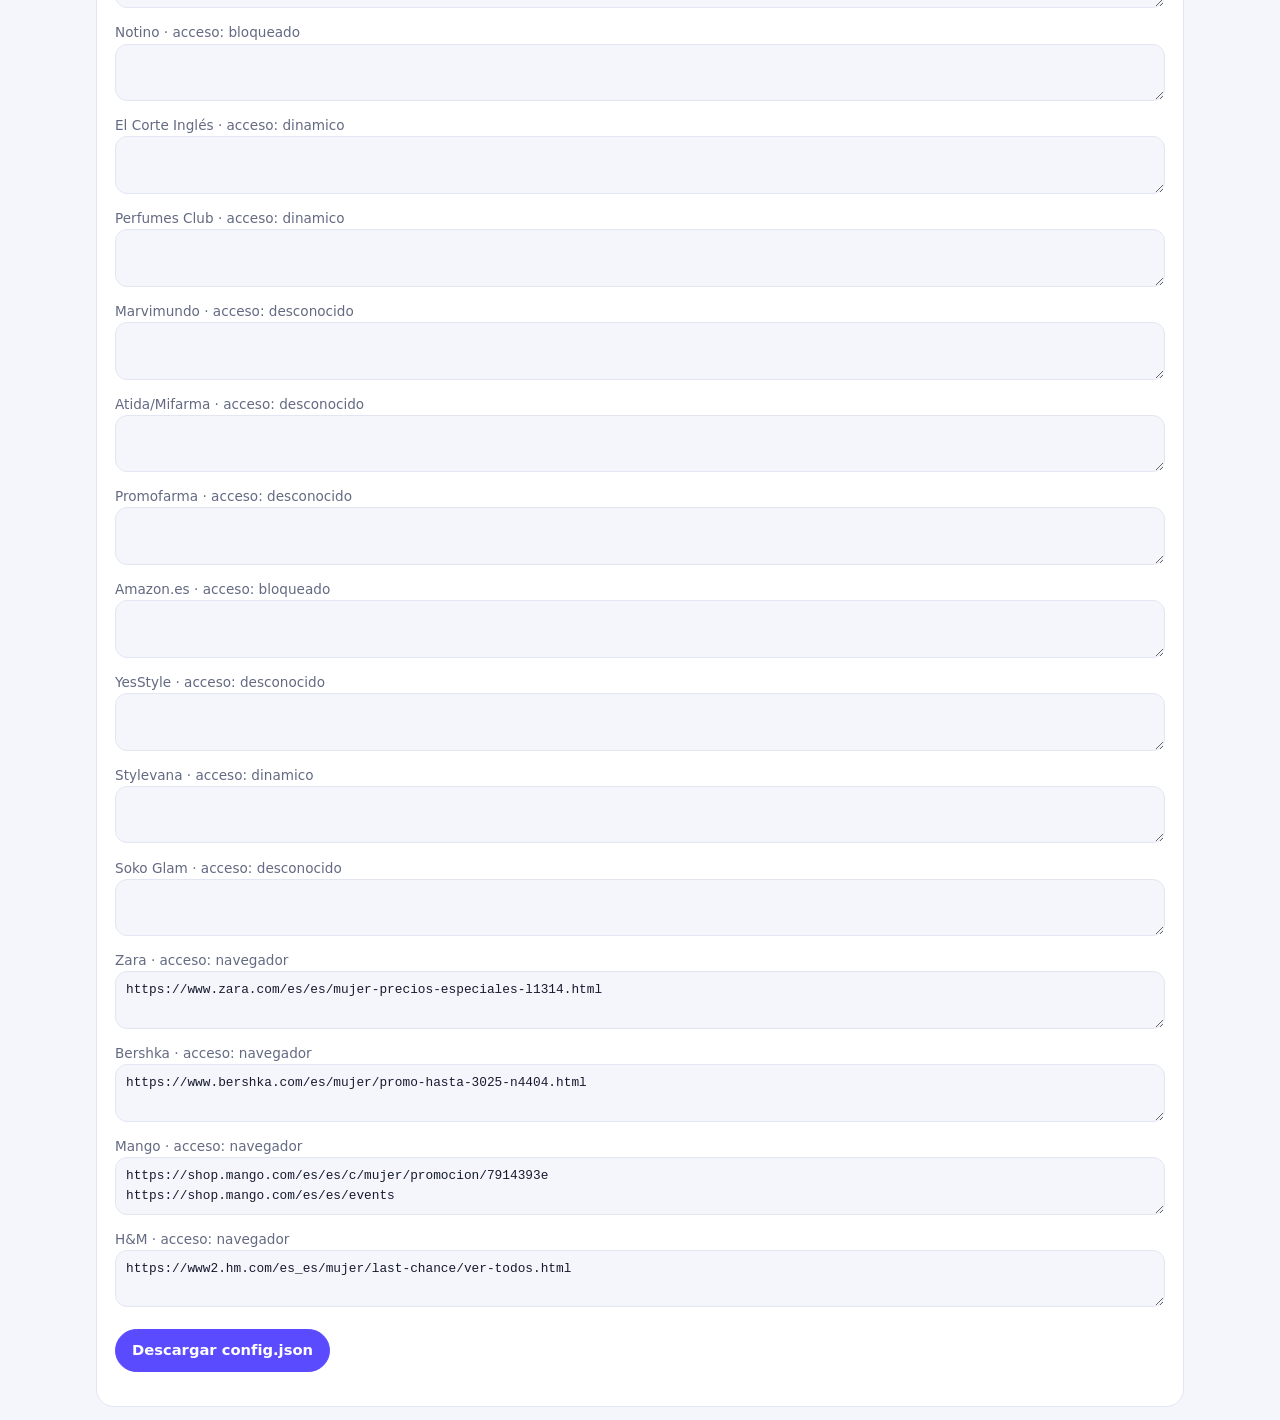
<file: admin.html>
<!doctype html>
<html lang="es">
<head>
<meta charset="utf-8">
<meta name="robots" content="noindex">
<meta name="viewport" content="width=device-width, initial-scale=1">
<title>Panel de datos · Belleza Hoy</title>
<link rel="stylesheet" href="styles.css">
</head>
<body>
<main class="wrap">
  <h1>Panel de datos</h1>
  <p class="muted">Añade o corrige precios, pega JSON y descarga <code>productos.json</code> para subirlo a <code>data/</code>. Los cambios se guardan como borrador en este navegador hasta que descargues el archivo. <a href="index.html">← Volver a la web</a></p>

  <section class="panel" aria-labelledby="a1">
    <h2 id="a1" style="margin-top:0">Añadir o actualizar un precio</h2>
    <form id="f" class="form">
      <label class="wide">Producto<input name="producto" required></label>
      <label>Marca<input name="marca" required></label>
      <label>Formato (ml/g)<input name="formato" required placeholder="30 ml"></label>
      <label>Tienda<select name="tienda" id="tienda"></select></label>
      <label>Categoría<select name="categoria" id="categoria"></select></label>
      <label>Sección<select name="tipo"><option value="flash">Flash</option><option value="comparador">Comparador</option><option value="kbeauty">K-beauty</option><option value="moda">Moda</option><option value="viral">Viral</option></select></label>
      <label>Grupo comparador<input name="grupo" placeholder="g-niacinamida"></label>
      <label>Precio actual (€)<input name="precio_actual" type="number" step="0.01" min="0" required></label>
      <label>Precio anterior (€)<input name="precio_anterior" type="number" step="0.01" min="0"></label>
      <label>% que muestra la tienda<input name="descuento_pct" type="number" min="0" max="100" placeholder="vacío = calcular"></label>
      <label>Disponibilidad<select name="disponibilidad"><option>disponible</option><option>no disponible</option></select></label>
      <label>Fecha límite<input name="fecha_limite" type="date"></label>
      <label class="wide">Enlace directo a la ficha<input name="enlace" type="url" placeholder="https://…"></label>
      <label class="wide">Motivo viral / ventaja o código<input name="motivo"></label>
      <label style="flex-direction:row;align-items:center"><input type="checkbox" name="precio_desde"> Precio «desde»</label>
      <label style="flex-direction:row;align-items:center"><input type="checkbox" name="ejemplo"> Es un dato de ejemplo</label>
      <div class="wide"><button class="btn" type="submit">Guardar en borrador</button></div>
    </form>
    <p class="muted small">Se registra la fecha y hora actual como verificación. Si el producto ya existe (misma tienda, producto y formato), el precio anterior pasa al historial.</p>
  </section>

  <section class="panel" aria-labelledby="a2">
    <h2 id="a2" style="margin-top:0">Productos (<span id="n">0</span>)</h2>
    <div class="actions">
      <button id="dl-json" class="btn" type="button">Descargar productos.json</button>
      <button id="dl-csv" class="btn ghost" type="button">Descargar CSV</button>
      <button id="reset" class="btn ghost" type="button">Descartar borrador</button>
    </div>
    <div class="tbl"><table><thead><tr><th>Producto</th><th>Tienda</th><th>Precio</th><th>Fecha</th><th></th></tr></thead><tbody id="rows"></tbody></table></div>
  </section>

  <section class="panel" aria-labelledby="a3">
    <h2 id="a3" style="margin-top:0">Pegar JSON (importar)</h2>
    <p class="muted small">Pega un array de productos o un archivo completo. Se añaden/actualizan por <code>id</code>.</p>
    <textarea id="paste" aria-label="JSON a importar"></textarea>
    <p><button id="imp" class="btn ghost" type="button">Importar</button></p>
  </section>

  <section class="panel" aria-labelledby="a4">
    <h2 id="a4" style="margin-top:0">URLs fijas de cada tienda</h2>
    <p class="muted small">Se guardan en <code>data/config.json</code>. Una URL por línea (listados de ofertas o fichas). Descarga el archivo y sustitúyelo.</p>
    <div id="stores"></div>
    <p><button id="dl-cfg" class="btn" type="button">Descargar config.json</button></p>
  </section>
</main>
<div id="toast" role="status" class="toast" hidden></div>
<script src="admin.js"></script>
</body>
</html>
</file>
<file: styles.css>
:root{
  --bg:#f5f6fb;--surface:#fff;--ink:#161a2e;--muted:#636a82;--line:#e3e6f2;
  --accent:#5b4bff;--accent-soft:#eceaff;--accent-ink:#fff;--hot:#ff4d6d;--hot-ink:#fff;
  --good:#0f8a5f;--good-bg:#dff6ec;--warn-bg:#fff4d1;--warn-ink:#6a4a00;--bad:#c63a3a;
  --radius:18px;--shadow:0 1px 2px rgba(30,30,80,.05),0 8px 24px rgba(30,30,80,.06);
  --font:"Inter",system-ui,-apple-system,"Segoe UI",Roboto,sans-serif;
}
@media (prefers-color-scheme:dark){:root:not([data-theme="light"]){
  --bg:#0e1020;--surface:#171a31;--ink:#eef0ff;--muted:#a0a6c4;--line:#292d4d;
  --accent:#8f84ff;--accent-soft:#25244d;--accent-ink:#0e1020;--hot:#ff7a93;--hot-ink:#1a0a10;
  --good:#5fdba9;--good-bg:#123a2c;--warn-bg:#3a3012;--warn-ink:#f4d58a;--bad:#ff8a8a;--shadow:none}}
:root[data-theme="dark"]{
  --bg:#0e1020;--surface:#171a31;--ink:#eef0ff;--muted:#a0a6c4;--line:#292d4d;
  --accent:#8f84ff;--accent-soft:#25244d;--accent-ink:#0e1020;--hot:#ff7a93;--hot-ink:#1a0a10;
  --good:#5fdba9;--good-bg:#123a2c;--warn-bg:#3a3012;--warn-ink:#f4d58a;--bad:#ff8a8a;--shadow:none}

*{box-sizing:border-box}
html{scroll-behavior:smooth;scroll-padding-top:70px}
body{margin:0;background:var(--bg);color:var(--ink);font:16px/1.55 var(--font);overflow-x:hidden;-webkit-font-smoothing:antialiased}
.wrap{max-width:1120px;margin:0 auto;padding:0 16px}
h1{font:800 clamp(1.8rem,6vw,3rem)/1.08 var(--font);letter-spacing:-.03em;margin:.2em 0 .15em}
h2{font:750 1.45rem/1.2 var(--font);letter-spacing:-.02em;margin:2.4em 0 .7em}
a{color:var(--accent)}
:focus-visible{outline:3px solid var(--accent);outline-offset:2px;border-radius:8px}
.skip{position:absolute;left:-999px;top:0;background:var(--accent);color:var(--accent-ink);padding:8px 12px;z-index:10}
.skip:focus{left:8px;top:8px}
.sr-only{position:absolute;width:1px;height:1px;overflow:hidden;clip:rect(0 0 0 0);white-space:nowrap}
.muted{color:var(--muted)}.small{font-size:.85rem}

.top{position:sticky;top:0;background:color-mix(in srgb,var(--bg) 85%,transparent);backdrop-filter:blur(12px);border-bottom:1px solid var(--line);z-index:5}
.top-row{display:flex;align-items:center;gap:12px;min-height:58px}
.brand{font-weight:800;font-size:1.1rem;white-space:nowrap;display:flex;align-items:center;gap:8px;letter-spacing:-.02em}
.brand i{width:14px;height:14px;border-radius:5px;background:linear-gradient(135deg,var(--accent),var(--hot));display:inline-block}
.brand span{color:var(--accent)}
.nav{display:flex;gap:2px;overflow-x:auto;flex:1;scrollbar-width:none}
.nav a{padding:7px 12px;text-decoration:none;color:var(--muted);border-radius:999px;font-size:.9rem;font-weight:550;white-space:nowrap}
.nav a:hover{background:var(--accent-soft);color:var(--accent)}

.btn{font:inherit;font-size:.92rem;font-weight:600;border:1.5px solid var(--accent);background:var(--accent);color:var(--accent-ink);padding:9px 16px;border-radius:999px;cursor:pointer;text-decoration:none;display:inline-block;min-height:42px;transition:transform .12s,filter .12s}
.btn.ghost{background:transparent;color:var(--accent)}
.btn:hover{filter:brightness(1.07);transform:translateY(-1px)}

.hero{padding:26px 0 6px}
.search{margin:18px 0 6px}
.search input{width:100%;font-size:1.05rem;padding:15px 20px 15px 50px;border-radius:999px;border:1.5px solid var(--line);background:var(--surface) url("data:image/svg+xml,%3Csvg xmlns='http://www.w3.org/2000/svg' width='22' height='22' viewBox='0 0 24 24' fill='none' stroke='%23888' stroke-width='2.2' stroke-linecap='round'%3E%3Ccircle cx='11' cy='11' r='7'/%3E%3Cpath d='M20 20l-3.5-3.5'/%3E%3C/svg%3E") no-repeat 18px 50%;box-shadow:var(--shadow);min-height:54px}
.search input:focus{border-color:var(--accent);outline:3px solid var(--accent-soft)}
.chips{display:flex;gap:8px;overflow-x:auto;padding:12px 2px 6px;scrollbar-width:thin}
.chip{font:inherit;font-size:.85rem;font-weight:550;white-space:nowrap;padding:6px 14px;border-radius:999px;border:1.5px solid var(--line);background:var(--surface);color:var(--ink);cursor:pointer;min-height:36px}
.chip:hover{border-color:var(--accent);color:var(--accent)}
.chip[aria-pressed="true"]{background:var(--accent);border-color:var(--accent);color:var(--accent-ink)}
.hero-grid{display:grid;gap:12px;margin:14px 0}
@media(min-width:700px){.hero-grid{grid-template-columns:auto 1fr;align-items:stretch}}
.countdown{background:linear-gradient(135deg,var(--accent),#8b5cff);color:#fff;border-radius:var(--radius);padding:16px 22px;display:flex;flex-direction:column;gap:2px;box-shadow:var(--shadow)}
.countdown .muted{color:rgba(255,255,255,.8)}
.cd-time{font-variant-numeric:tabular-nums;font-size:1.5rem;font-weight:800}
.actions{display:flex;flex-wrap:wrap;gap:8px}
.notice{padding:14px 18px;border-radius:var(--radius);background:var(--good-bg);color:var(--ink)}
.notice.warn{background:var(--warn-bg);color:var(--warn-ink);margin-top:16px}

.filters{display:grid;grid-template-columns:1fr 1fr;gap:10px;align-items:end;background:var(--surface);border:1px solid var(--line);border-radius:var(--radius);padding:16px;margin-top:16px;box-shadow:var(--shadow)}
@media(min-width:800px){.filters{grid-template-columns:repeat(4,1fr) auto auto}}
.filters label{display:flex;flex-direction:column;font-size:.78rem;font-weight:600;color:var(--muted);gap:4px}
select,input,textarea{font:inherit;color:var(--ink);background:var(--bg);border:1.5px solid var(--line);border-radius:12px;padding:8px 10px;min-height:42px;max-width:100%}
.filters .check{flex-direction:row;align-items:center;gap:6px;color:var(--ink)}
.filters .check input{min-height:auto}

.grid{display:grid;gap:16px;grid-template-columns:repeat(auto-fill,minmax(250px,1fr))}
.card{background:var(--surface);border:1px solid var(--line);border-radius:var(--radius);box-shadow:var(--shadow);padding:14px;display:flex;flex-direction:column;gap:8px;position:relative;min-width:0;transition:transform .15s,border-color .15s}
.card:hover{transform:translateY(-2px);border-color:var(--accent)}
.ph{position:relative;overflow:hidden;height:132px;border-radius:12px;background:linear-gradient(135deg,hsl(var(--h,260) 80% 92%),hsl(calc(var(--h,260) + 40) 80% 86%));display:grid;place-items:center;color:hsl(var(--h,260) 45% 38%);font:800 2.2rem var(--font)}
@media(prefers-color-scheme:dark){:root:not([data-theme="light"]) .ph{background:linear-gradient(135deg,hsl(var(--h,260) 35% 22%),hsl(calc(var(--h,260) + 40) 35% 17%));color:hsl(var(--h,260) 70% 80%)}}
:root[data-theme="dark"] .ph{background:linear-gradient(135deg,hsl(var(--h,260) 35% 22%),hsl(calc(var(--h,260) + 40) 35% 17%));color:hsl(var(--h,260) 70% 80%)}
.card h3{font-size:1rem;margin:0;line-height:1.3;font-weight:650}
.meta{font-size:.82rem;color:var(--muted)}
.price-row{display:flex;align-items:baseline;gap:8px;flex-wrap:wrap}
.price{font-size:1.6rem;font-weight:800;letter-spacing:-.02em}
.old{text-decoration:line-through;color:var(--muted)}
.pct{background:var(--hot);color:var(--hot-ink);font-weight:800;font-size:.8rem;padding:3px 9px;border-radius:999px}
.tag{font-size:.72rem;font-weight:600;padding:2px 9px;border-radius:999px;border:1px solid var(--line);color:var(--muted)}
.tag.ej{background:var(--warn-bg);color:var(--warn-ink);border-color:transparent;font-weight:700}
.tag.bad{color:var(--bad);border-color:var(--bad)}
.tag.good{background:var(--good-bg);color:var(--good);border-color:transparent}
.card .go{margin-top:auto;display:flex;gap:6px;padding-top:4px}
.card .go .btn{flex:1;text-align:center}
.fav{border:1.5px solid var(--line);background:transparent;color:var(--ink);border-radius:999px;width:42px;min-height:42px;cursor:pointer;font-size:1.1rem}
.fav[aria-pressed="true"]{color:var(--hot);border-color:var(--hot)}
.unver{color:var(--bad);font-size:.8rem}
.spark{width:100%;height:28px}
.spark path{fill:none;stroke:var(--accent);stroke-width:2}

.cmp{background:var(--surface);border:1px solid var(--line);border-radius:var(--radius);padding:16px;margin-bottom:14px;box-shadow:var(--shadow)}
.cmp h3{margin:0 0 8px;font-size:1.05rem}
.cmp table{width:100%;border-collapse:collapse;font-size:.92rem}
.cmp th,.cmp td{text-align:left;padding:9px 6px;border-top:1px solid var(--line);vertical-align:top}
.cmp th{font-weight:600;color:var(--muted);font-size:.78rem;border-top:0}
.cmp tr.best td{background:var(--good-bg)}
.cmp td.num{font-variant-numeric:tabular-nums;white-space:nowrap;font-weight:700}
.cmp .tblwrap{overflow-x:auto}

.cal{list-style:none;padding:0;display:grid;gap:10px}
.cal li{background:var(--surface);border:1px solid var(--line);border-radius:var(--radius);padding:14px 18px;display:flex;justify-content:space-between;gap:12px;flex-wrap:wrap}
.empty{padding:18px;border:1.5px dashed var(--line);border-radius:var(--radius);color:var(--muted);background:var(--surface)}
.foot{padding:30px 16px 60px;font-size:.88rem;color:var(--muted);border-top:1px solid var(--line);margin-top:40px}
.toast{position:fixed;left:50%;bottom:20px;transform:translateX(-50%);background:var(--ink);color:var(--bg);padding:10px 18px;border-radius:999px;z-index:20}

/* admin */
.panel{background:var(--surface);border:1px solid var(--line);border-radius:var(--radius);padding:18px;margin:16px 0}
.form{display:grid;gap:10px;grid-template-columns:1fr 1fr}
@media(min-width:800px){.form{grid-template-columns:repeat(4,1fr)}}
.form label{display:flex;flex-direction:column;font-size:.8rem;color:var(--muted);gap:4px}
.form .wide{grid-column:1/-1}
.tbl{overflow-x:auto}.tbl table{border-collapse:collapse;width:100%;font-size:.85rem}
.tbl td,.tbl th{border-top:1px solid var(--line);padding:6px;text-align:left}
textarea{width:100%;min-height:120px;font-family:ui-monospace,monospace;font-size:.8rem}
@media(prefers-reduced-motion:reduce){html{scroll-behavior:auto}.btn,.card{transition:none}}

.ph img{z-index:1;position:absolute;inset:0;width:100%;height:100%;object-fit:contain;background:#fff;padding:6px}
.ph span{position:relative;z-index:0}
.seg{display:inline-flex;gap:4px;background:var(--surface);border:1px solid var(--line);border-radius:999px;padding:4px;margin:10px 0 4px;max-width:100%;overflow-x:auto}
.segbtn{font:inherit;font-size:.9rem;font-weight:600;border:0;background:transparent;color:var(--muted);padding:8px 16px;border-radius:999px;cursor:pointer;white-space:nowrap;min-height:40px}
.segbtn[aria-pressed="true"]{background:var(--accent);color:var(--accent-ink)}
[hidden]{display:none!important}

.rating{font-size:.9rem}.rating span:first-child{color:#f5a623}

.campana{background:linear-gradient(90deg,#ff7a1a,#ff4d6d);color:#fff}
.campana-in{display:flex;gap:12px;align-items:center;justify-content:space-between;flex-wrap:wrap;padding-top:10px;padding-bottom:10px}
.campana .btn{background:#fff;color:#c2410c;border-color:#fff}
</file>
